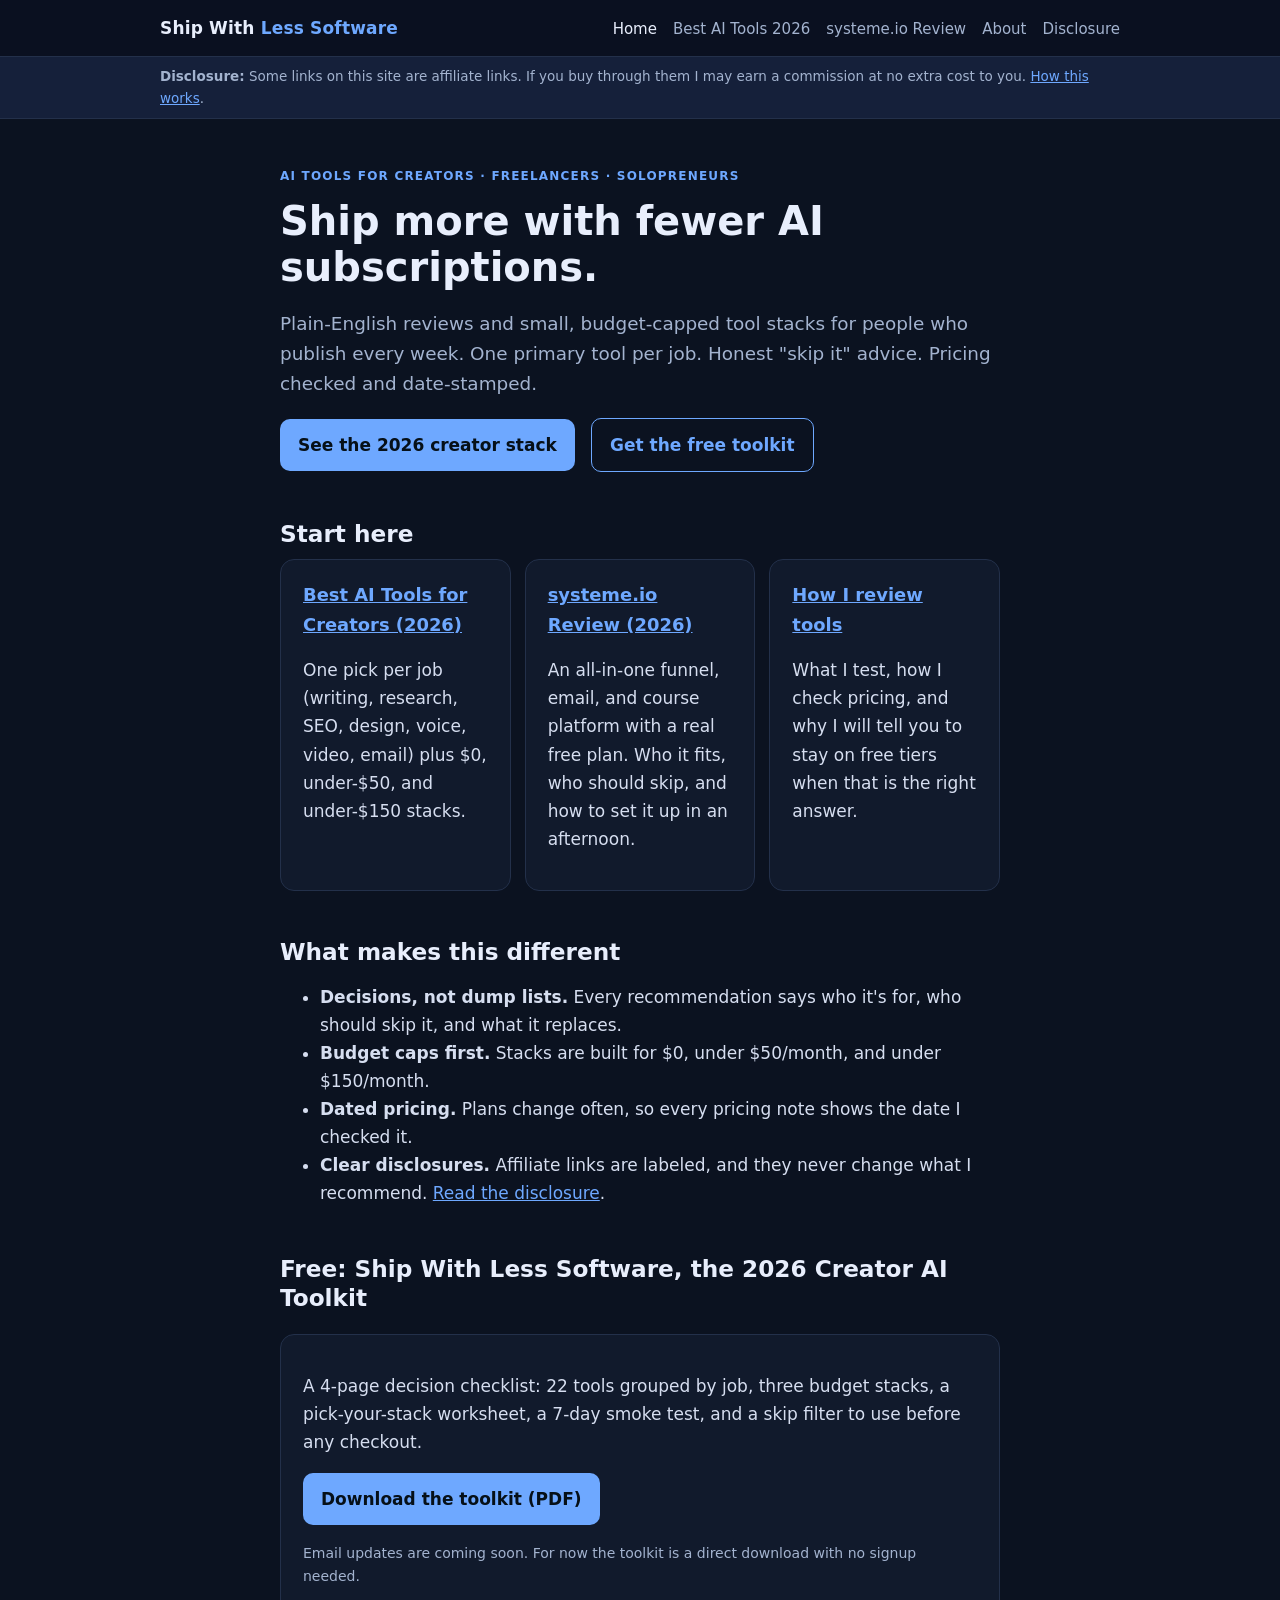
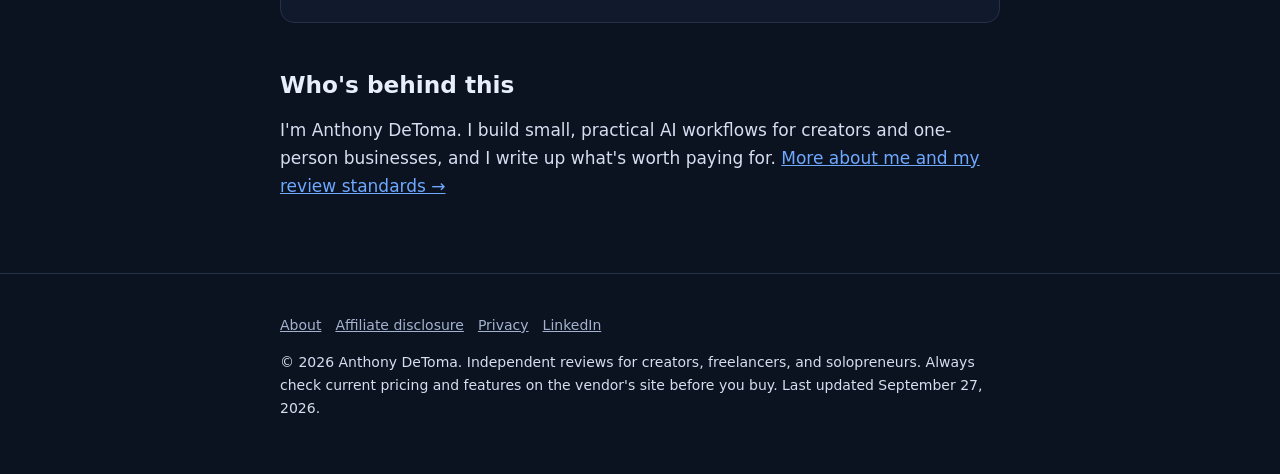
<file: index.html>
<!DOCTYPE html>
<html lang="en">
<head>
<meta charset="utf-8">
<meta name="viewport" content="width=device-width, initial-scale=1">
<title>AI Tools for Creators, Honest Reviews & Budget Stacks · Anthony DeToma</title>
<meta name="description" content="Independent AI tool reviews and budget-capped stacks for creators, freelancers, and solopreneurs. Free 2026 Creator AI Toolkit. By Anthony DeToma.">
<meta name="author" content="Anthony DeToma">
<link rel="canonical" href="https://0utshining.github.io/ship-with-less-software/">
<meta property="og:type" content="website">
<meta property="og:site_name" content="Ship With Less Software">
<meta property="og:title" content="AI Tools for Creators, Honest Reviews & Budget Stacks · Anthony DeToma">
<meta property="og:description" content="Independent AI tool reviews and budget-capped stacks for creators, freelancers, and solopreneurs. Free 2026 Creator AI Toolkit. By Anthony DeToma.">
<meta property="og:url" content="https://0utshining.github.io/ship-with-less-software/">
<meta name="twitter:card" content="summary">
<link rel="stylesheet" href="styles.css">
</head>
<body>
<header class="site"><div class="wrap">
<a class="brand" href="index.html">Ship With <span>Less Software</span></a>
<nav aria-label="Main"><a href="index.html" aria-current=page>Home</a><a href="best-ai-tools-for-creators-2026.html">Best AI Tools 2026</a><a href="systeme-io-review.html">systeme.io Review</a><a href="about.html">About</a><a href="disclosure.html">Disclosure</a></nav>
</div></header>
<div class="disclosure-bar"><div class="wrap"><strong>Disclosure:</strong> Some links on this site are affiliate links. If you buy through them I may earn a commission at no extra cost to you. <a href="disclosure.html">How this works</a>.</div></div>
<main><div class="wrap">

<p class="eyebrow">AI tools for creators · freelancers · solopreneurs</p>
<h1>Ship more with fewer AI subscriptions.</h1>
<p class="lede">Plain-English reviews and small, budget-capped tool stacks for people who publish every week. One primary tool per job. Honest "skip it" advice. Pricing checked and date-stamped.</p>
<p><a class="btn" href="best-ai-tools-for-creators-2026.html">See the 2026 creator stack</a> &nbsp; <a class="btn ghost" href="#toolkit">Get the free toolkit</a></p>

<h2>Start here</h2>
<div class="grid">
  <div class="card"><h3><a href="best-ai-tools-for-creators-2026.html">Best AI Tools for Creators (2026)</a></h3><p>One pick per job (writing, research, SEO, design, voice, video, email) plus $0, under-$50, and under-$150 stacks.</p></div>
  <div class="card"><h3><a href="systeme-io-review.html">systeme.io Review (2026)</a></h3><p>An all-in-one funnel, email, and course platform with a real free plan. Who it fits, who should skip, and how to set it up in an afternoon.</p></div>
  <div class="card"><h3><a href="about.html">How I review tools</a></h3><p>What I test, how I check pricing, and why I will tell you to stay on free tiers when that is the right answer.</p></div>
</div>

<h2>What makes this different</h2>
<ul>
  <li><strong>Decisions, not dump lists.</strong> Every recommendation says who it's for, who should skip it, and what it replaces.</li>
  <li><strong>Budget caps first.</strong> Stacks are built for $0, under $50/month, and under $150/month.</li>
  <li><strong>Dated pricing.</strong> Plans change often, so every pricing note shows the date I checked it.</li>
  <li><strong>Clear disclosures.</strong> Affiliate links are labeled, and they never change what I recommend. <a href="disclosure.html">Read the disclosure</a>.</li>
</ul>

<h2 id="toolkit">Free: Ship With Less Software, the 2026 Creator AI Toolkit</h2>
<div class="card">
<p>A 4-page decision checklist: 22 tools grouped by job, three budget stacks, a pick-your-stack worksheet, a 7-day smoke test, and a skip filter to use before any checkout.</p>
<!--
  TODO(email capture): no fake form on purpose. The old Coming Soon form only showed an alert and collected nothing.
  Fastest real option (free, and you already have the account): systeme.io
    1. systeme.io -> Funnels -> Create -> "Build audience" (opt-in funnel). Add a tag "toolkit-2026".
    2. Automations -> Rule: when "Funnel step form subscribed" -> send email with the PDF link
       (upload downloads/ship-with-less-software-2026.pdf to systeme.io file manager or use this site's /downloads URL).
    3. Either link the button below to the systeme.io opt-in page URL, or paste systeme.io's inline form embed here.
  Alternative: beehiiv (once approved) -> Grow -> Subscribe forms -> copy embed -> paste here.
  Then delete the "direct download" fallback link if you want the email gate. Test with a real inbox before announcing.
-->
<p><a class="btn" href="downloads/ship-with-less-software-2026.pdf">Download the toolkit (PDF)</a></p>
<p class="meta">Email updates are coming soon. For now the toolkit is a direct download with no signup needed.</p>
</div>

<h2>Who's behind this</h2>
<p>I'm Anthony DeToma. I build small, practical AI workflows for creators and one-person businesses, and I write up what's worth paying for. <a href="about.html">More about me and my review standards →</a></p>

</div></main>
<footer class="site"><div class="wrap">
<p><a href="about.html">About</a><a href="disclosure.html">Affiliate disclosure</a><a href="privacy.html">Privacy</a><a href="https://www.linkedin.com/in/anthony-detoma-603738338/" rel="noopener" target="_blank">LinkedIn</a></p>
<p>© 2026 Anthony DeToma. Independent reviews for creators, freelancers, and solopreneurs. Always check current pricing and features on the vendor's site before you buy. Last updated September 27, 2026.</p>
</div></footer>
</body>
</html>
</file>
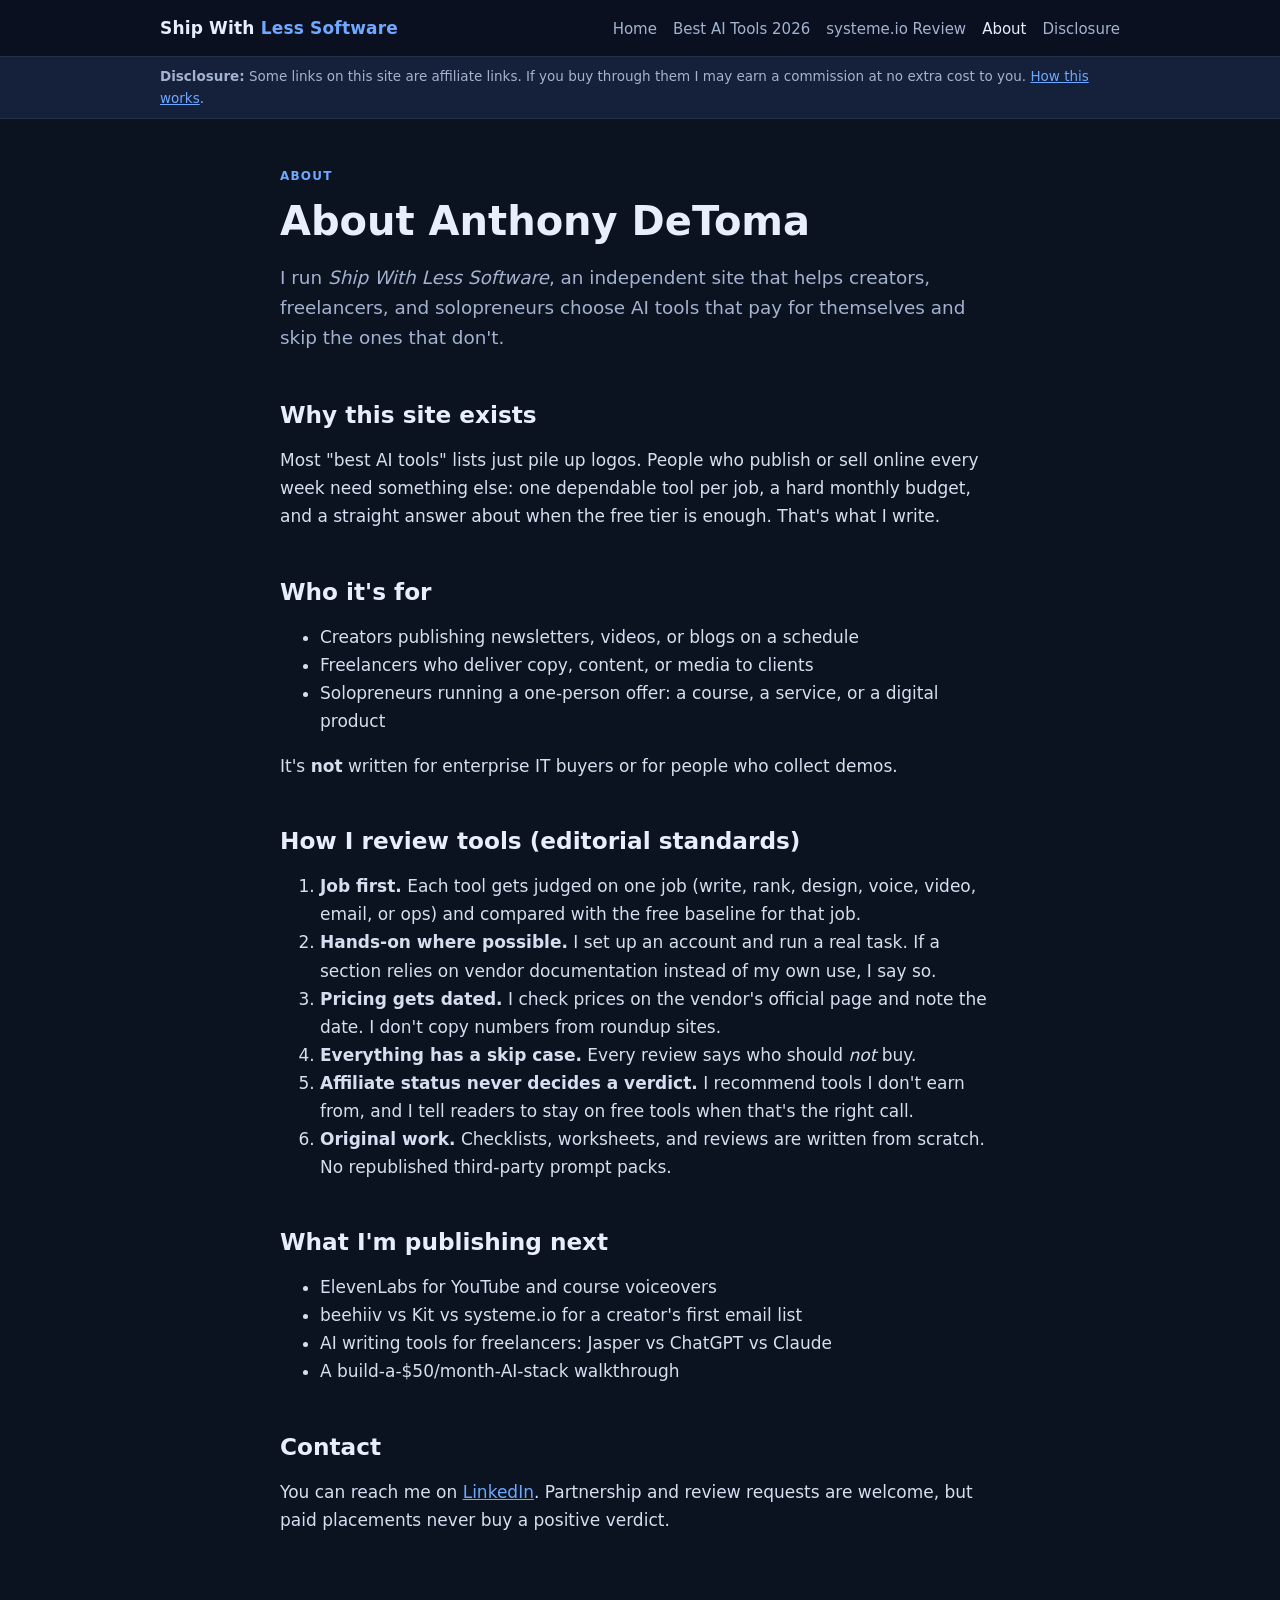
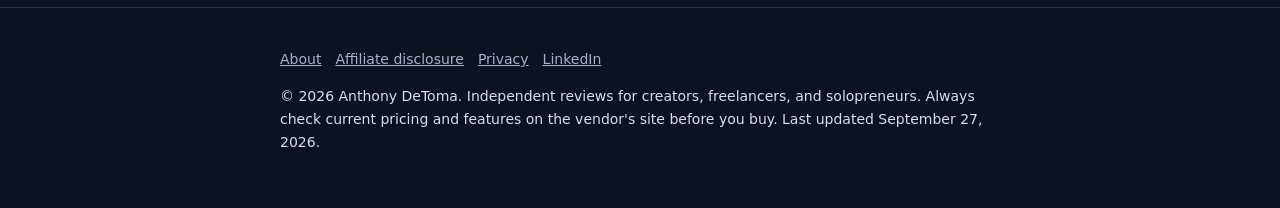
<file: about.html>
<!DOCTYPE html>
<html lang="en">
<head>
<meta charset="utf-8">
<meta name="viewport" content="width=device-width, initial-scale=1">
<title>About Anthony DeToma · Ship With Less Software</title>
<meta name="description" content="Who runs Ship With Less Software, who it's for, and the editorial standards behind every AI tool review.">
<meta name="author" content="Anthony DeToma">
<link rel="canonical" href="https://0utshining.github.io/ship-with-less-software/about.html">
<meta property="og:type" content="article">
<meta property="og:site_name" content="Ship With Less Software">
<meta property="og:title" content="About Anthony DeToma · Ship With Less Software">
<meta property="og:description" content="Who runs Ship With Less Software, who it's for, and the editorial standards behind every AI tool review.">
<meta property="og:url" content="https://0utshining.github.io/ship-with-less-software/about.html">
<meta name="twitter:card" content="summary">
<link rel="stylesheet" href="styles.css">
</head>
<body>
<header class="site"><div class="wrap">
<a class="brand" href="index.html">Ship With <span>Less Software</span></a>
<nav aria-label="Main"><a href="index.html">Home</a><a href="best-ai-tools-for-creators-2026.html">Best AI Tools 2026</a><a href="systeme-io-review.html">systeme.io Review</a><a href="about.html" aria-current=page>About</a><a href="disclosure.html">Disclosure</a></nav>
</div></header>
<div class="disclosure-bar"><div class="wrap"><strong>Disclosure:</strong> Some links on this site are affiliate links. If you buy through them I may earn a commission at no extra cost to you. <a href="disclosure.html">How this works</a>.</div></div>
<main><div class="wrap">

<p class="eyebrow">About</p>
<h1>About Anthony DeToma</h1>
<!-- TODO(Anthony): add a real headshot (img/anthony.jpg, ~400px, compressed) and 2-3 sentences of your own background in your own words. Do not invent credentials. -->
<p class="lede">I run <em>Ship With Less Software</em>, an independent site that helps creators, freelancers, and solopreneurs choose AI tools that pay for themselves and skip the ones that don't.</p>

<h2>Why this site exists</h2>
<p>Most "best AI tools" lists just pile up logos. People who publish or sell online every week need something else: one dependable tool per job, a hard monthly budget, and a straight answer about when the free tier is enough. That's what I write.</p>

<h2>Who it's for</h2>
<ul>
  <li>Creators publishing newsletters, videos, or blogs on a schedule</li>
  <li>Freelancers who deliver copy, content, or media to clients</li>
  <li>Solopreneurs running a one-person offer: a course, a service, or a digital product</li>
</ul>
<p>It's <strong>not</strong> written for enterprise IT buyers or for people who collect demos.</p>

<h2>How I review tools (editorial standards)</h2>
<ol>
  <li><strong>Job first.</strong> Each tool gets judged on one job (write, rank, design, voice, video, email, or ops) and compared with the free baseline for that job.</li>
  <li><strong>Hands-on where possible.</strong> I set up an account and run a real task. If a section relies on vendor documentation instead of my own use, I say so.</li>
  <li><strong>Pricing gets dated.</strong> I check prices on the vendor's official page and note the date. I don't copy numbers from roundup sites.</li>
  <li><strong>Everything has a skip case.</strong> Every review says who should <em>not</em> buy.</li>
  <li><strong>Affiliate status never decides a verdict.</strong> I recommend tools I don't earn from, and I tell readers to stay on free tools when that's the right call.</li>
  <li><strong>Original work.</strong> Checklists, worksheets, and reviews are written from scratch. No republished third-party prompt packs.</li>
</ol>

<h2>What I'm publishing next</h2>
<ul>
  <li>ElevenLabs for YouTube and course voiceovers</li>
  <li>beehiiv vs Kit vs systeme.io for a creator's first email list</li>
  <li>AI writing tools for freelancers: Jasper vs ChatGPT vs Claude</li>
  <li>A build-a-$50/month-AI-stack walkthrough</li>
</ul>

<h2>Contact</h2>
<!-- TODO(Anthony): add a public contact email (a dedicated address is better than your personal Gmail). Affiliate managers look for this. -->
<p>You can reach me on <a href="https://www.linkedin.com/in/anthony-detoma-603738338/" rel="noopener" target="_blank">LinkedIn</a>. Partnership and review requests are welcome, but paid placements never buy a positive verdict.</p>

</div></main>
<footer class="site"><div class="wrap">
<p><a href="about.html">About</a><a href="disclosure.html">Affiliate disclosure</a><a href="privacy.html">Privacy</a><a href="https://www.linkedin.com/in/anthony-detoma-603738338/" rel="noopener" target="_blank">LinkedIn</a></p>
<p>© 2026 Anthony DeToma. Independent reviews for creators, freelancers, and solopreneurs. Always check current pricing and features on the vendor's site before you buy. Last updated September 27, 2026.</p>
</div></footer>
</body>
</html>
</file>
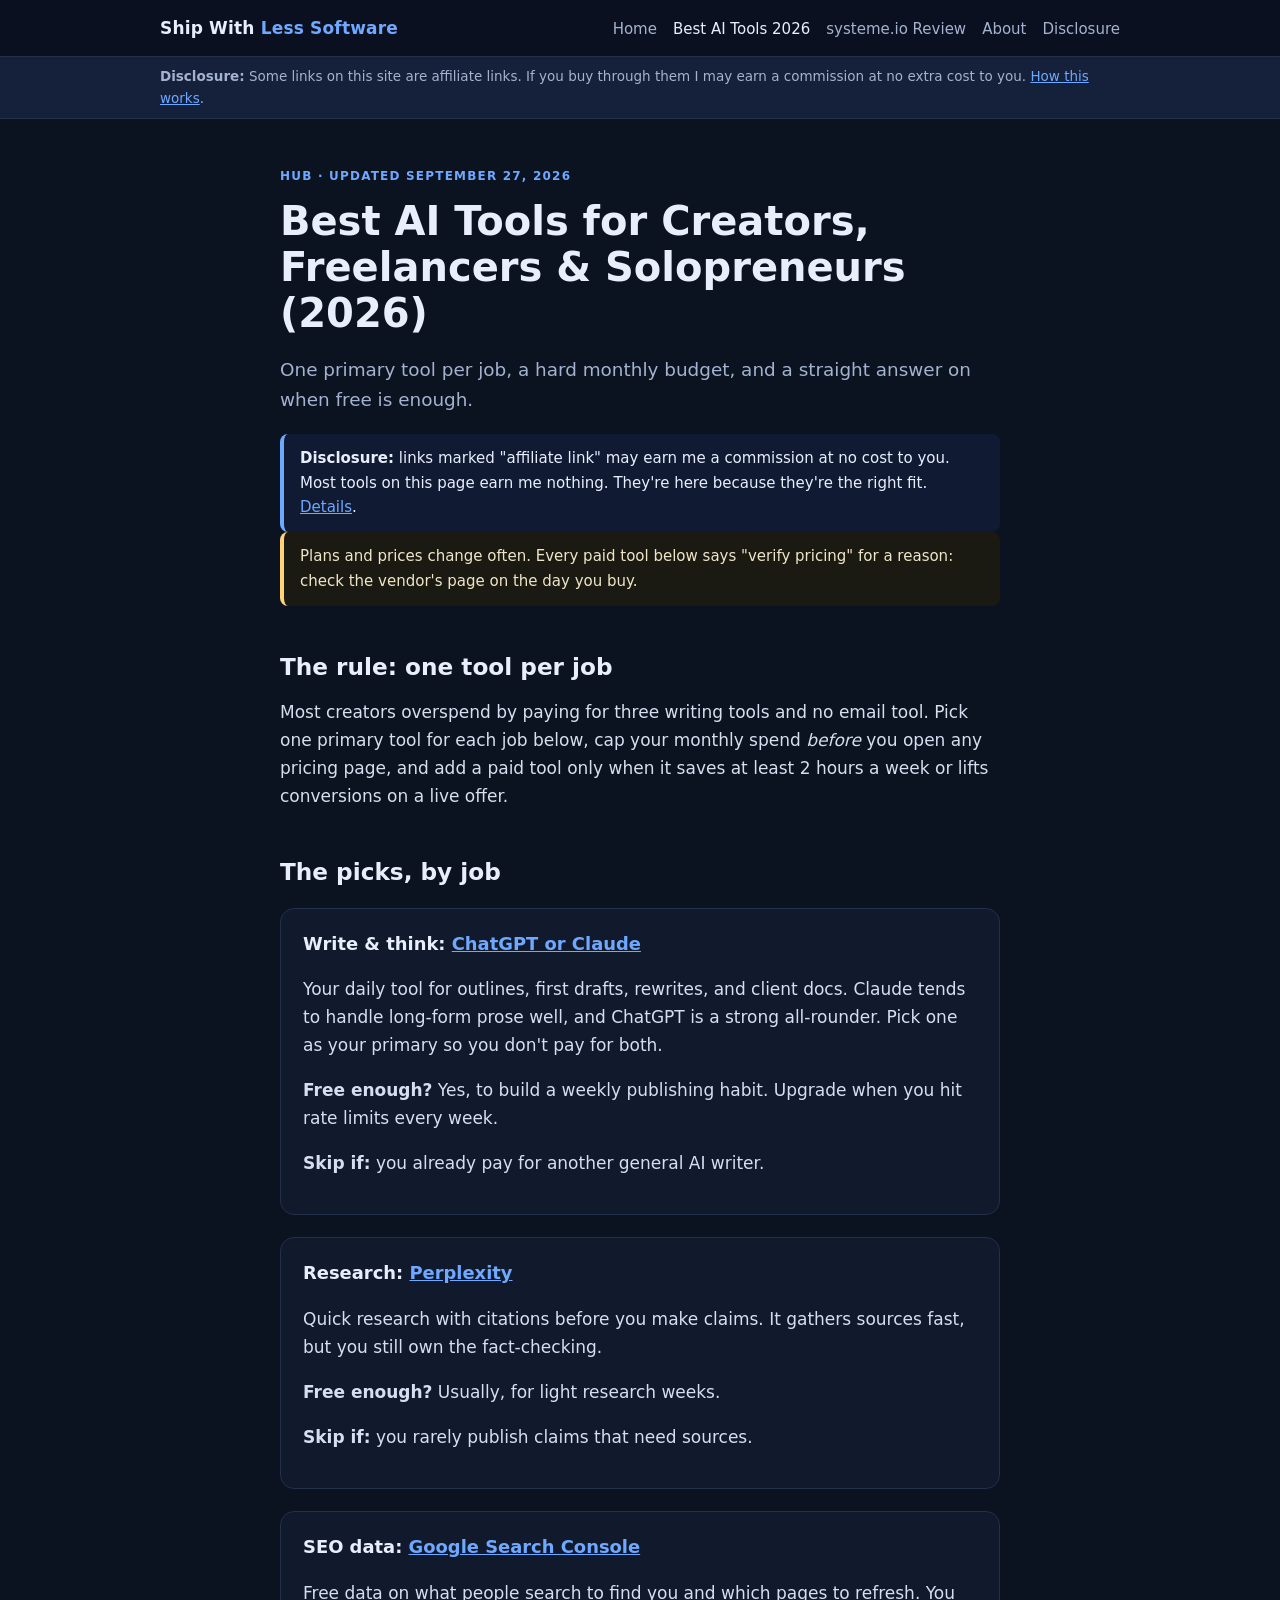
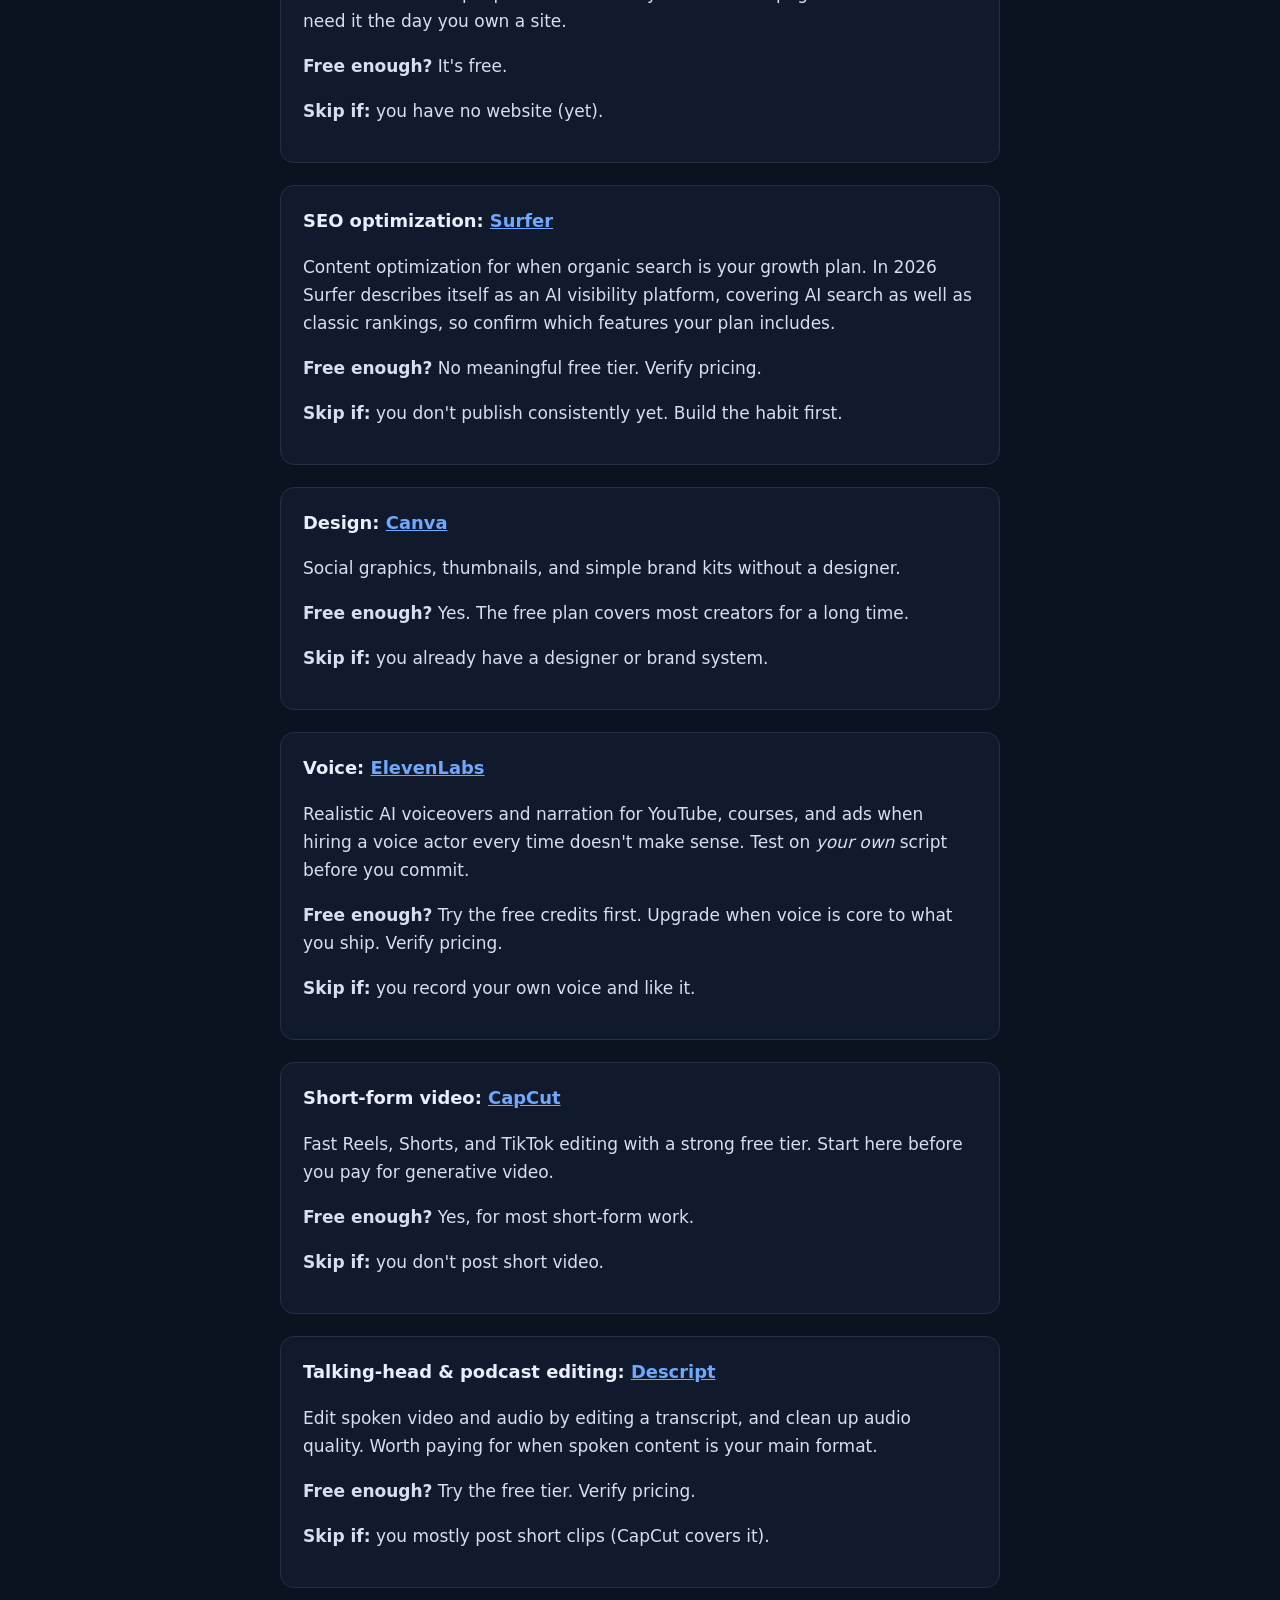
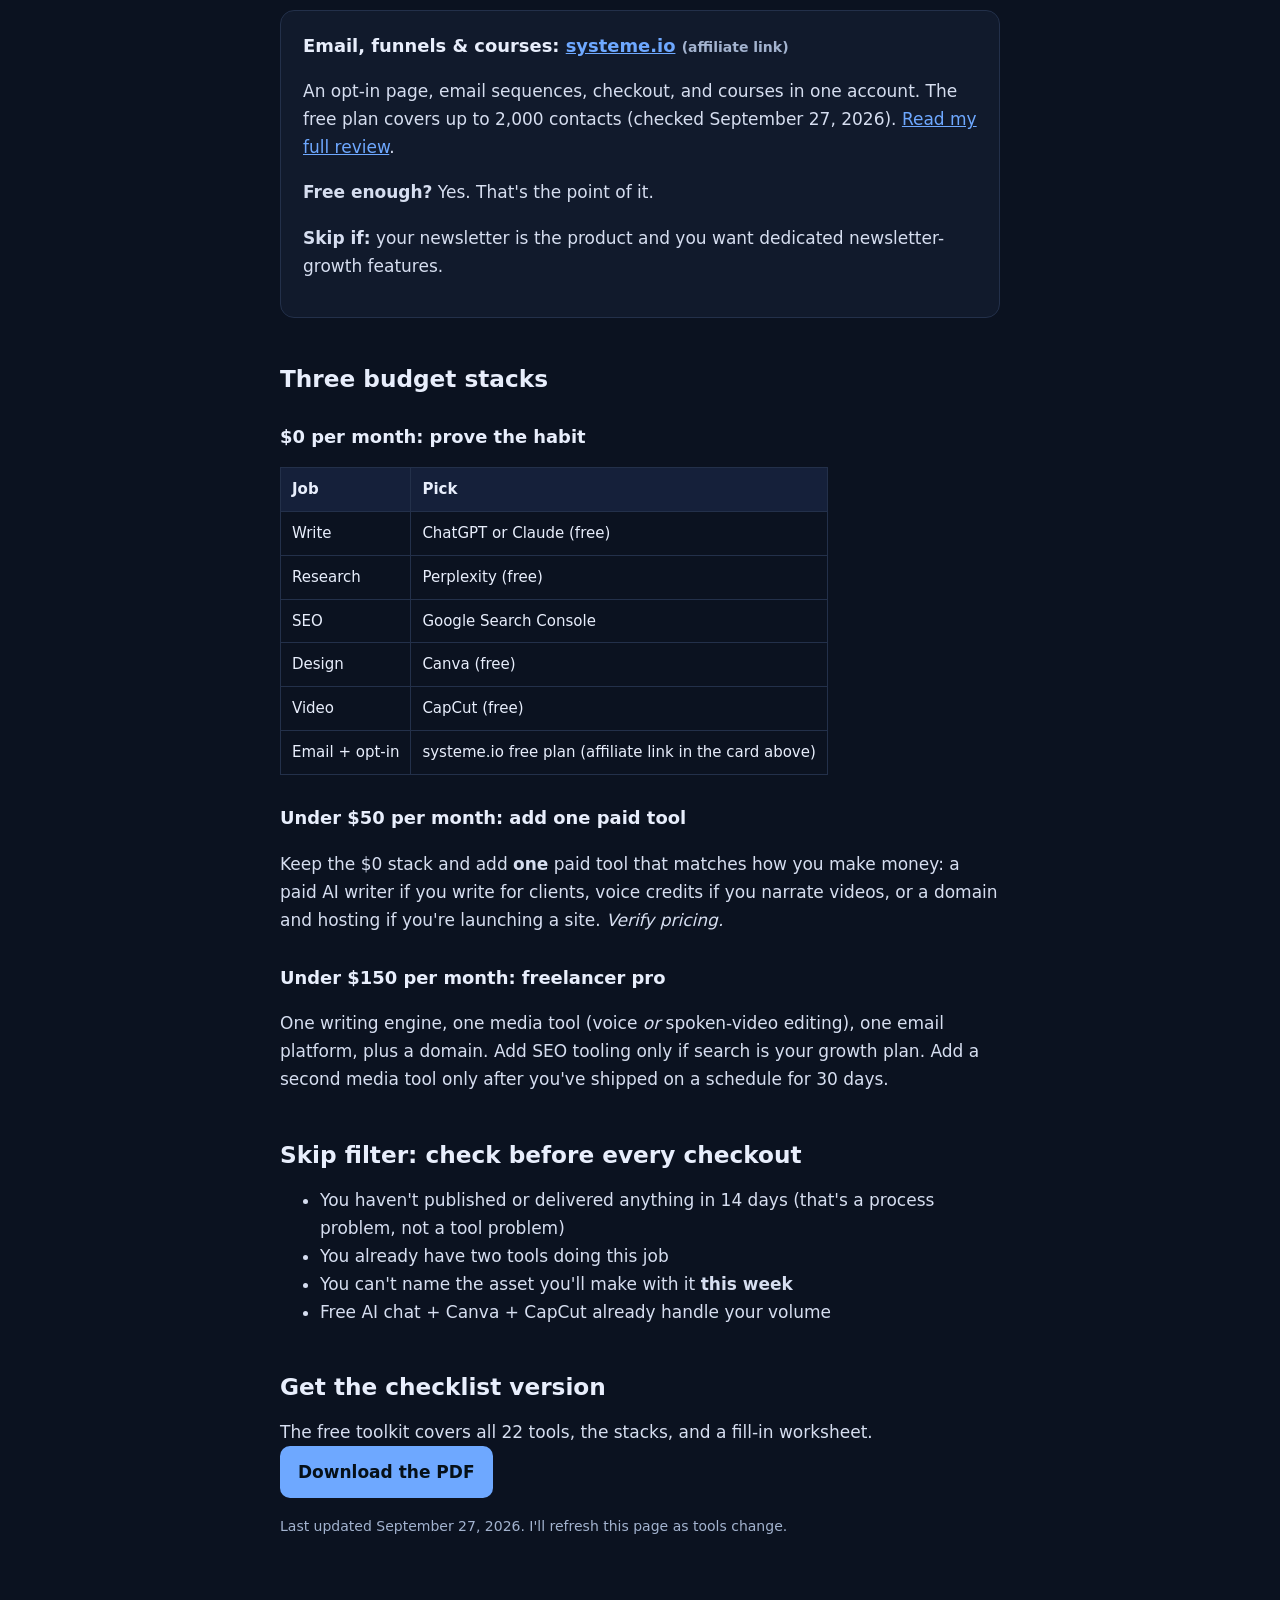
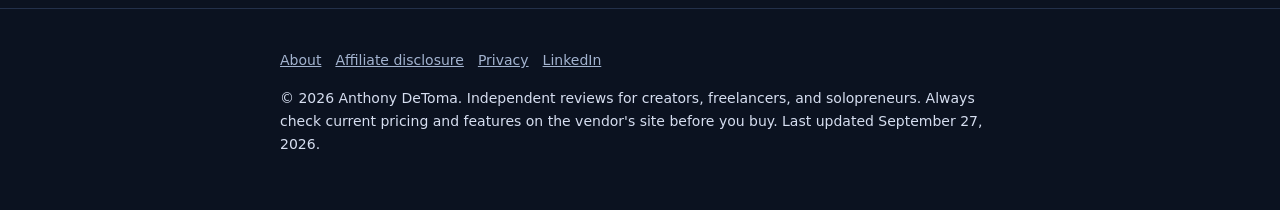
<file: best-ai-tools-for-creators-2026.html>
<!DOCTYPE html>
<html lang="en">
<head>
<meta charset="utf-8">
<meta name="viewport" content="width=device-width, initial-scale=1">
<title>Best AI Tools for Creators & Freelancers (2026): One Pick per Job</title>
<meta name="description" content="The best AI tools for creators, freelancers, and solopreneurs in 2026: one pick per job, $0/$50/$150 stacks, and a skip filter.">
<meta name="author" content="Anthony DeToma">
<link rel="canonical" href="https://0utshining.github.io/ship-with-less-software/best-ai-tools-for-creators-2026.html">
<meta property="og:type" content="article">
<meta property="og:site_name" content="Ship With Less Software">
<meta property="og:title" content="Best AI Tools for Creators & Freelancers (2026): One Pick per Job">
<meta property="og:description" content="The best AI tools for creators, freelancers, and solopreneurs in 2026: one pick per job, $0/$50/$150 stacks, and a skip filter.">
<meta property="og:url" content="https://0utshining.github.io/ship-with-less-software/best-ai-tools-for-creators-2026.html">
<meta name="twitter:card" content="summary">
<link rel="stylesheet" href="styles.css">
</head>
<body>
<header class="site"><div class="wrap">
<a class="brand" href="index.html">Ship With <span>Less Software</span></a>
<nav aria-label="Main"><a href="index.html">Home</a><a href="best-ai-tools-for-creators-2026.html" aria-current=page>Best AI Tools 2026</a><a href="systeme-io-review.html">systeme.io Review</a><a href="about.html">About</a><a href="disclosure.html">Disclosure</a></nav>
</div></header>
<div class="disclosure-bar"><div class="wrap"><strong>Disclosure:</strong> Some links on this site are affiliate links. If you buy through them I may earn a commission at no extra cost to you. <a href="disclosure.html">How this works</a>.</div></div>
<main><div class="wrap">

<p class="eyebrow">Hub · Updated September 27, 2026</p>
<h1>Best AI Tools for Creators, Freelancers &amp; Solopreneurs (2026)</h1>
<p class="lede">One primary tool per job, a hard monthly budget, and a straight answer on when free is enough.</p>
<div class="ftc"><strong>Disclosure:</strong> links marked "affiliate link" may earn me a commission at no cost to you. Most tools on this page earn me nothing. They're here because they're the right fit. <a href="disclosure.html">Details</a>.</div>
<div class="note">Plans and prices change often. Every paid tool below says "verify pricing" for a reason: check the vendor's page on the day you buy.</div>

<h2>The rule: one tool per job</h2>
<p>Most creators overspend by paying for three writing tools and no email tool. Pick one primary tool for each job below, cap your monthly spend <em>before</em> you open any pricing page, and add a paid tool only when it saves at least 2 hours a week or lifts conversions on a live offer.</p>

<h2>The picks, by job</h2>
<div class="card"><h3>Write &amp; think: <a href="https://claude.ai/" rel="noopener" target="_blank">ChatGPT or Claude</a></h3>
<p>Your daily tool for outlines, first drafts, rewrites, and client docs. Claude tends to handle long-form prose well, and ChatGPT is a strong all-rounder. Pick one as your primary so you don't pay for both.</p><p><strong>Free enough?</strong> Yes, to build a weekly publishing habit. Upgrade when you hit rate limits every week.</p><p><strong>Skip if:</strong> you already pay for another general AI writer.</p></div>
<div class="card"><h3>Research: <a href="https://www.perplexity.ai/" rel="noopener" target="_blank">Perplexity</a></h3>
<p>Quick research with citations before you make claims. It gathers sources fast, but you still own the fact-checking.</p><p><strong>Free enough?</strong> Usually, for light research weeks.</p><p><strong>Skip if:</strong> you rarely publish claims that need sources.</p></div>
<div class="card"><h3>SEO data: <a href="https://search.google.com/search-console/about" rel="noopener" target="_blank">Google Search Console</a></h3>
<p>Free data on what people search to find you and which pages to refresh. You need it the day you own a site.</p><p><strong>Free enough?</strong> It's free.</p><p><strong>Skip if:</strong> you have no website (yet).</p></div>
<div class="card"><h3>SEO optimization: <a href="https://surferseo.com/" rel="noopener" target="_blank">Surfer</a></h3>
<p>Content optimization for when organic search is your growth plan. In 2026 Surfer describes itself as an AI visibility platform, covering AI search as well as classic rankings, so confirm which features your plan includes.</p><p><strong>Free enough?</strong> No meaningful free tier. Verify pricing.</p><p><strong>Skip if:</strong> you don't publish consistently yet. Build the habit first.</p></div>
<div class="card"><h3>Design: <a href="https://www.canva.com/" rel="noopener" target="_blank">Canva</a></h3>
<p>Social graphics, thumbnails, and simple brand kits without a designer.</p><p><strong>Free enough?</strong> Yes. The free plan covers most creators for a long time.</p><p><strong>Skip if:</strong> you already have a designer or brand system.</p></div>
<div class="card"><!-- TODO(ElevenLabs): set CONFIG['elevenlabs_aff'] to your real PartnerStack referral link and rebuild. Link is plain homepage (no commission) until then. --><h3>Voice: <a href="https://elevenlabs.io/" rel="noopener" target="_blank">ElevenLabs</a></h3>
<p>Realistic AI voiceovers and narration for YouTube, courses, and ads when hiring a voice actor every time doesn't make sense. Test on <em>your own</em> script before you commit.</p><p><strong>Free enough?</strong> Try the free credits first. Upgrade when voice is core to what you ship. Verify pricing.</p><p><strong>Skip if:</strong> you record your own voice and like it.</p></div>
<div class="card"><h3>Short-form video: <a href="https://www.capcut.com/" rel="noopener" target="_blank">CapCut</a></h3>
<p>Fast Reels, Shorts, and TikTok editing with a strong free tier. Start here before you pay for generative video.</p><p><strong>Free enough?</strong> Yes, for most short-form work.</p><p><strong>Skip if:</strong> you don't post short video.</p></div>
<div class="card"><h3>Talking-head &amp; podcast editing: <a href="https://www.descript.com/" rel="noopener" target="_blank">Descript</a></h3>
<p>Edit spoken video and audio by editing a transcript, and clean up audio quality. Worth paying for when spoken content is your main format.</p><p><strong>Free enough?</strong> Try the free tier. Verify pricing.</p><p><strong>Skip if:</strong> you mostly post short clips (CapCut covers it).</p></div>
<div class="card"><h3>Email, funnels &amp; courses: <a href="https://systeme.io/?sa=sa0281756685a55e7bb7e1e2d2239a488a47685a53" rel="sponsored nofollow noopener" target="_blank">systeme.io</a> <span class="meta">(affiliate link)</span></h3>
<p>An opt-in page, email sequences, checkout, and courses in one account. The free plan covers up to 2,000 contacts (checked September 27, 2026). <a href="systeme-io-review.html">Read my full review</a>.</p><p><strong>Free enough?</strong> Yes. That's the point of it.</p><p><strong>Skip if:</strong> your newsletter is the product and you want dedicated newsletter-growth features.</p></div>

<h2>Three budget stacks</h2>
<h3>$0 per month: prove the habit</h3>
<table>
<tr><th>Job</th><th>Pick</th></tr>
<tr><td>Write</td><td>ChatGPT or Claude (free)</td></tr>
<tr><td>Research</td><td>Perplexity (free)</td></tr>
<tr><td>SEO</td><td>Google Search Console</td></tr>
<tr><td>Design</td><td>Canva (free)</td></tr>
<tr><td>Video</td><td>CapCut (free)</td></tr>
<tr><td>Email + opt-in</td><td>systeme.io free plan (affiliate link in the card above)</td></tr>
</table>
<h3>Under $50 per month: add one paid tool</h3>
<p>Keep the $0 stack and add <strong>one</strong> paid tool that matches how you make money: a paid AI writer if you write for clients, voice credits if you narrate videos, or a domain and hosting if you're launching a site. <em>Verify pricing.</em></p>
<h3>Under $150 per month: freelancer pro</h3>
<p>One writing engine, one media tool (voice <em>or</em> spoken-video editing), one email platform, plus a domain. Add SEO tooling only if search is your growth plan. Add a second media tool only after you've shipped on a schedule for 30 days.</p>

<h2>Skip filter: check before every checkout</h2>
<ul>
  <li>You haven't published or delivered anything in 14 days (that's a process problem, not a tool problem)</li>
  <li>You already have two tools doing this job</li>
  <li>You can't name the asset you'll make with it <strong>this week</strong></li>
  <li>Free AI chat + Canva + CapCut already handle your volume</li>
</ul>

<h2>Get the checklist version</h2>
<p>The free toolkit covers all 22 tools, the stacks, and a fill-in worksheet. <a class="btn" href="downloads/ship-with-less-software-2026.pdf">Download the PDF</a></p>
<p class="meta">Last updated September 27, 2026. I'll refresh this page as tools change.</p>

</div></main>
<footer class="site"><div class="wrap">
<p><a href="about.html">About</a><a href="disclosure.html">Affiliate disclosure</a><a href="privacy.html">Privacy</a><a href="https://www.linkedin.com/in/anthony-detoma-603738338/" rel="noopener" target="_blank">LinkedIn</a></p>
<p>© 2026 Anthony DeToma. Independent reviews for creators, freelancers, and solopreneurs. Always check current pricing and features on the vendor's site before you buy. Last updated September 27, 2026.</p>
</div></footer>
</body>
</html>
</file>
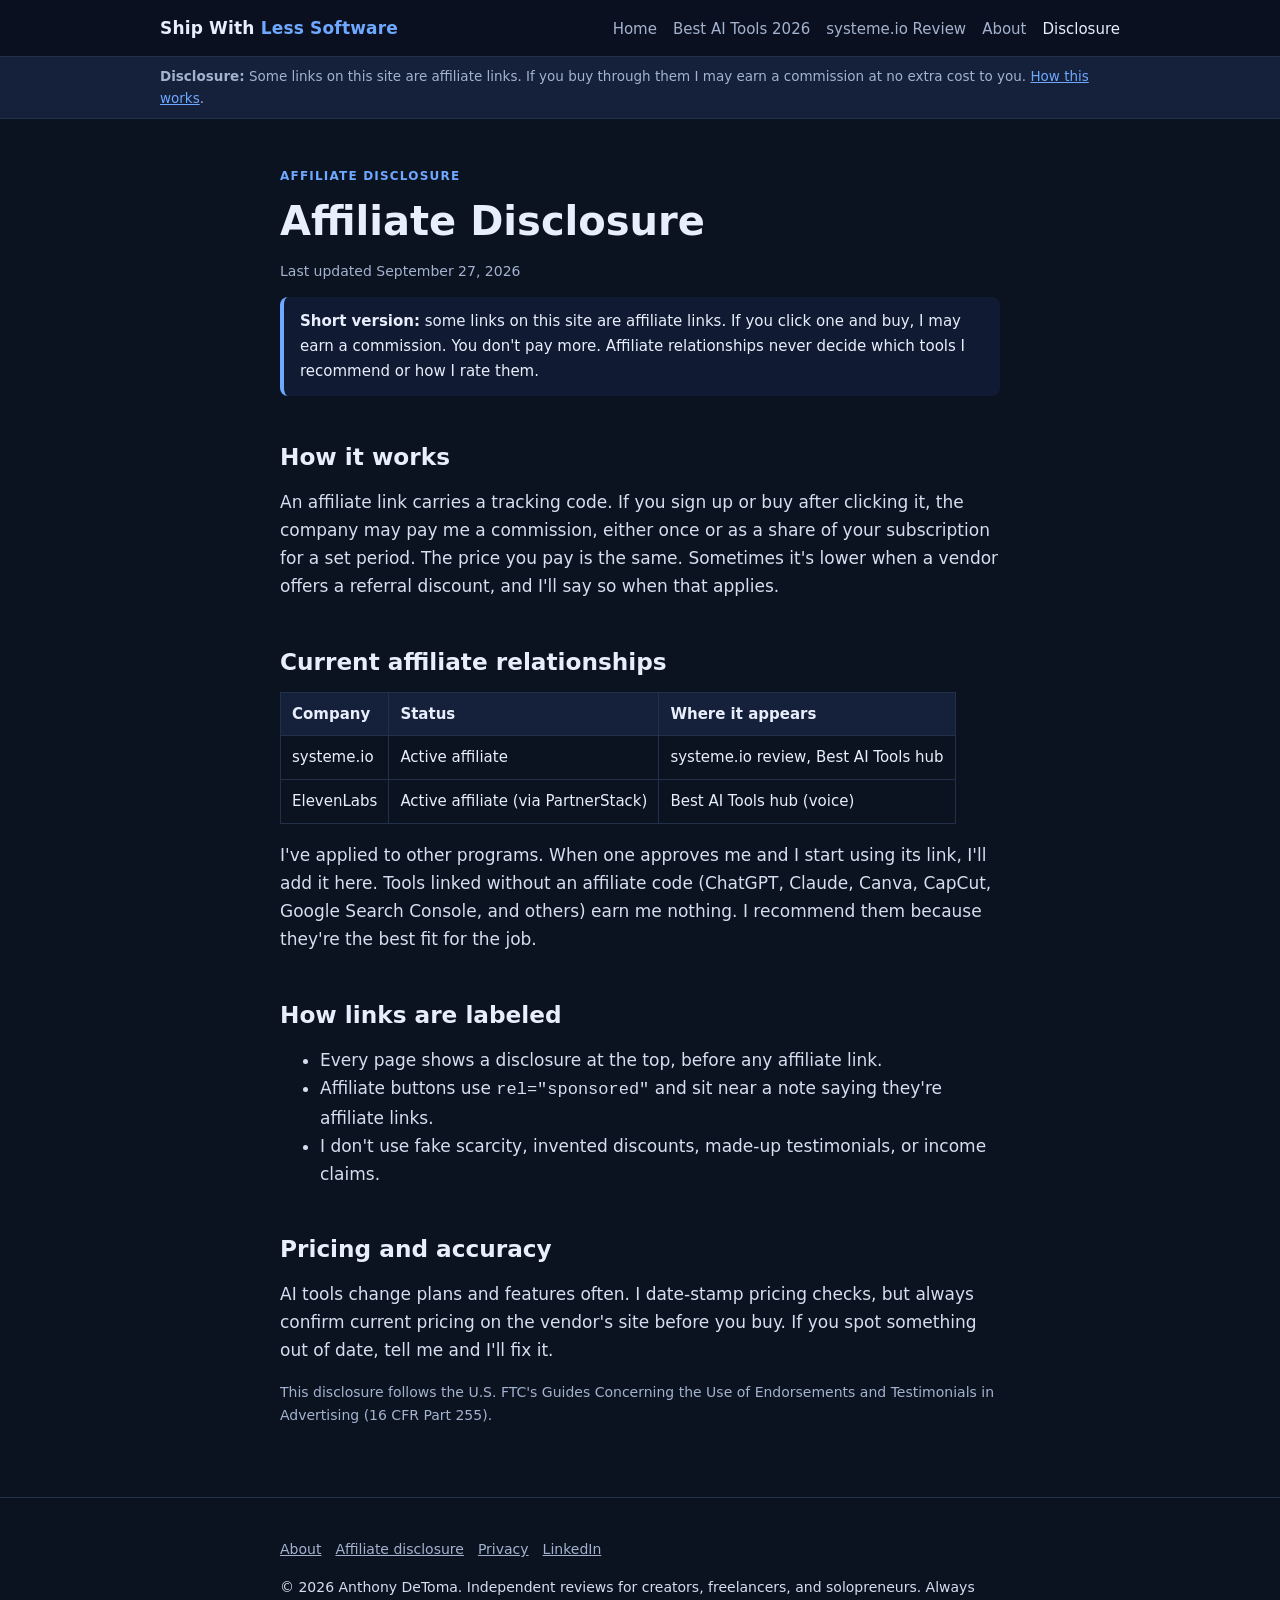
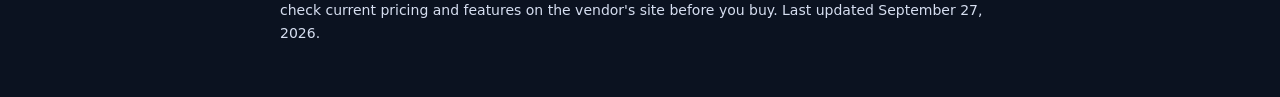
<file: disclosure.html>
<!DOCTYPE html>
<html lang="en">
<head>
<meta charset="utf-8">
<meta name="viewport" content="width=device-width, initial-scale=1">
<title>Affiliate Disclosure · Ship With Less Software</title>
<meta name="description" content="How affiliate links work on this site, which companies I partner with, and how links are labeled.">
<meta name="author" content="Anthony DeToma">
<link rel="canonical" href="https://0utshining.github.io/ship-with-less-software/disclosure.html">
<meta property="og:type" content="article">
<meta property="og:site_name" content="Ship With Less Software">
<meta property="og:title" content="Affiliate Disclosure · Ship With Less Software">
<meta property="og:description" content="How affiliate links work on this site, which companies I partner with, and how links are labeled.">
<meta property="og:url" content="https://0utshining.github.io/ship-with-less-software/disclosure.html">
<meta name="twitter:card" content="summary">
<link rel="stylesheet" href="styles.css">
</head>
<body>
<header class="site"><div class="wrap">
<a class="brand" href="index.html">Ship With <span>Less Software</span></a>
<nav aria-label="Main"><a href="index.html">Home</a><a href="best-ai-tools-for-creators-2026.html">Best AI Tools 2026</a><a href="systeme-io-review.html">systeme.io Review</a><a href="about.html">About</a><a href="disclosure.html" aria-current=page>Disclosure</a></nav>
</div></header>
<div class="disclosure-bar"><div class="wrap"><strong>Disclosure:</strong> Some links on this site are affiliate links. If you buy through them I may earn a commission at no extra cost to you. <a href="disclosure.html">How this works</a>.</div></div>
<main><div class="wrap">

<p class="eyebrow">Affiliate disclosure</p>
<h1>Affiliate Disclosure</h1>
<p class="meta">Last updated September 27, 2026</p>
<div class="ftc"><strong>Short version:</strong> some links on this site are affiliate links. If you click one and buy, I may earn a commission. You don't pay more. Affiliate relationships never decide which tools I recommend or how I rate them.</div>

<h2>How it works</h2>
<p>An affiliate link carries a tracking code. If you sign up or buy after clicking it, the company may pay me a commission, either once or as a share of your subscription for a set period. The price you pay is the same. Sometimes it's lower when a vendor offers a referral discount, and I'll say so when that applies.</p>

<h2>Current affiliate relationships</h2>
<table>
<tr><th>Company</th><th>Status</th><th>Where it appears</th></tr>
<tr><td>systeme.io</td><td>Active affiliate</td><td>systeme.io review, Best AI Tools hub</td></tr>
<tr><td>ElevenLabs</td><td>Active affiliate (via PartnerStack)</td><td>Best AI Tools hub (voice)</td></tr>
</table>
<p>I've applied to other programs. When one approves me and I start using its link, I'll add it here. Tools linked without an affiliate code (ChatGPT, Claude, Canva, CapCut, Google Search Console, and others) earn me nothing. I recommend them because they're the best fit for the job.</p>

<h2>How links are labeled</h2>
<ul>
  <li>Every page shows a disclosure at the top, before any affiliate link.</li>
  <li>Affiliate buttons use <code>rel="sponsored"</code> and sit near a note saying they're affiliate links.</li>
  <li>I don't use fake scarcity, invented discounts, made-up testimonials, or income claims.</li>
</ul>

<h2>Pricing and accuracy</h2>
<p>AI tools change plans and features often. I date-stamp pricing checks, but always confirm current pricing on the vendor's site before you buy. If you spot something out of date, tell me and I'll fix it.</p>

<p class="meta">This disclosure follows the U.S. FTC's Guides Concerning the Use of Endorsements and Testimonials in Advertising (16 CFR Part 255).</p>

</div></main>
<footer class="site"><div class="wrap">
<p><a href="about.html">About</a><a href="disclosure.html">Affiliate disclosure</a><a href="privacy.html">Privacy</a><a href="https://www.linkedin.com/in/anthony-detoma-603738338/" rel="noopener" target="_blank">LinkedIn</a></p>
<p>© 2026 Anthony DeToma. Independent reviews for creators, freelancers, and solopreneurs. Always check current pricing and features on the vendor's site before you buy. Last updated September 27, 2026.</p>
</div></footer>
</body>
</html>
</file>
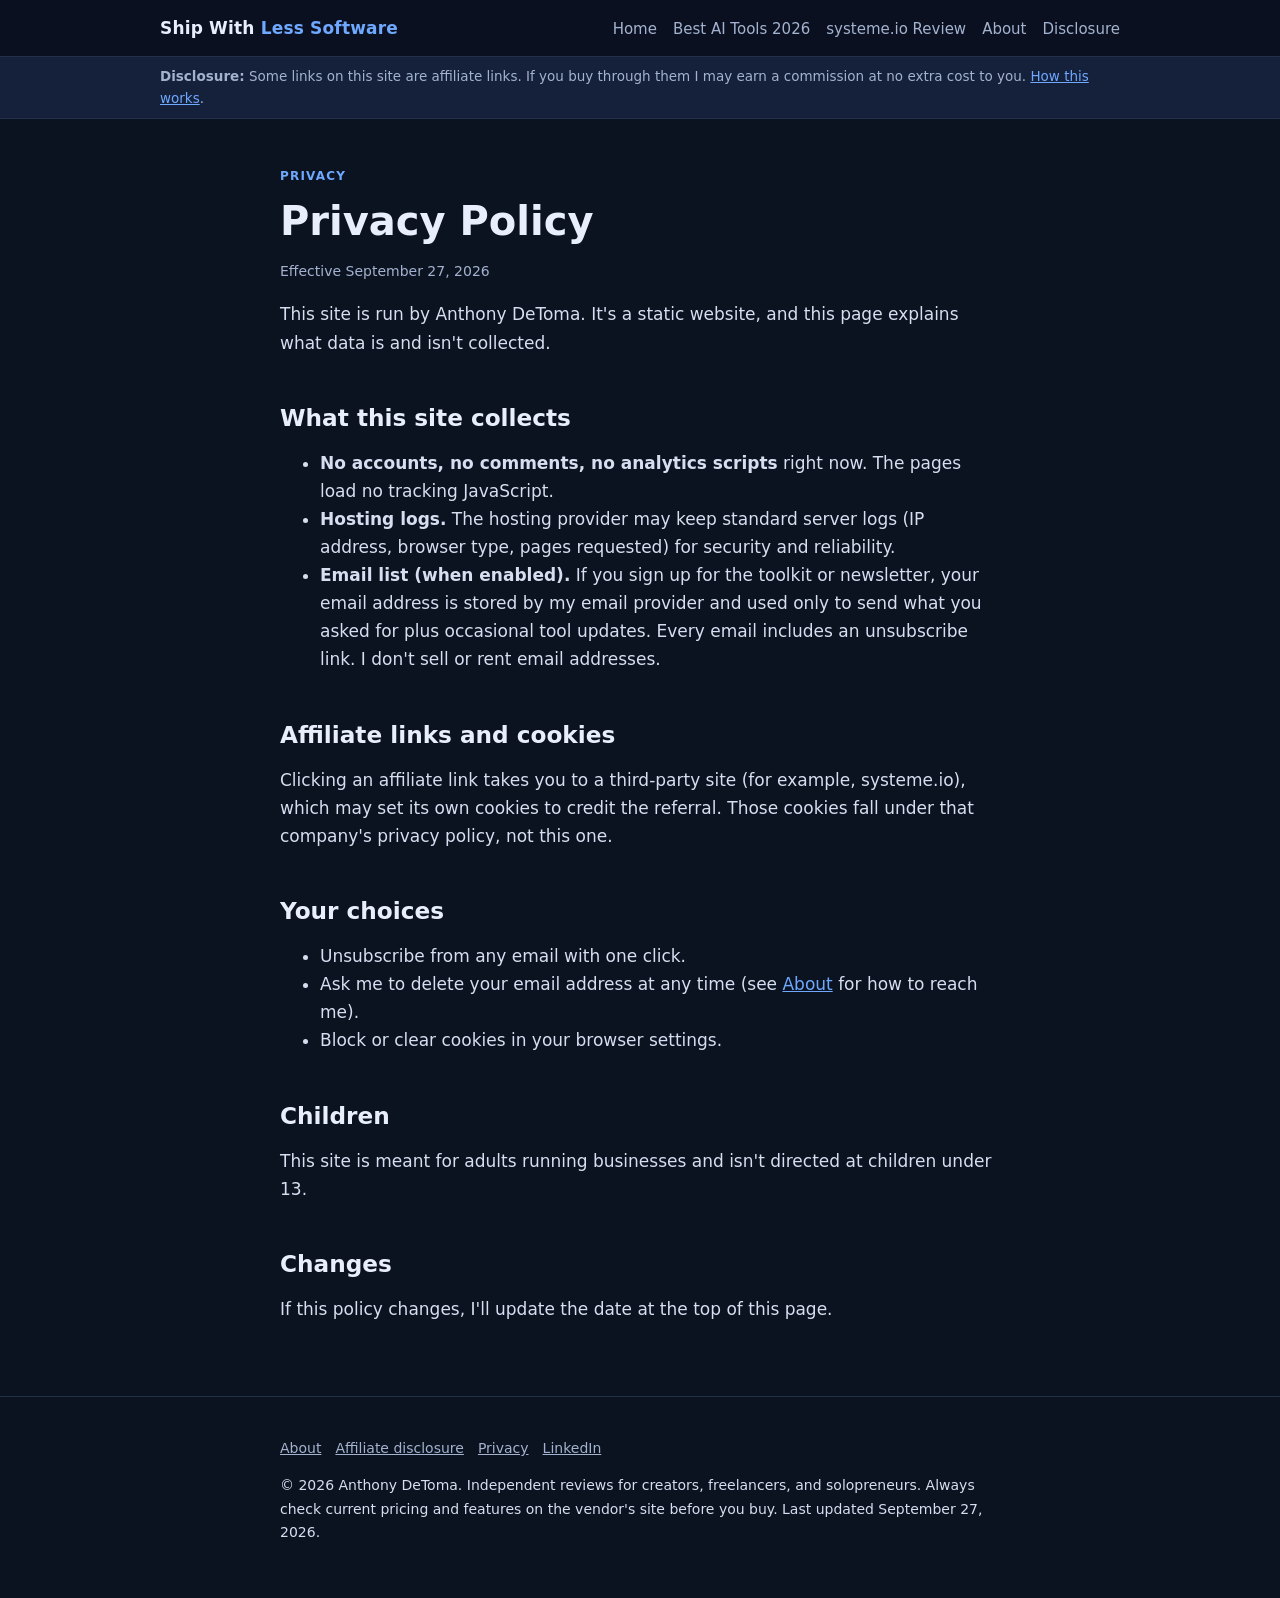
<file: privacy.html>
<!DOCTYPE html>
<html lang="en">
<head>
<meta charset="utf-8">
<meta name="viewport" content="width=device-width, initial-scale=1">
<title>Privacy Policy · Ship With Less Software</title>
<meta name="description" content="What data this site collects (very little), how email signups are handled, and your choices.">
<meta name="author" content="Anthony DeToma">
<link rel="canonical" href="https://0utshining.github.io/ship-with-less-software/privacy.html">
<meta property="og:type" content="article">
<meta property="og:site_name" content="Ship With Less Software">
<meta property="og:title" content="Privacy Policy · Ship With Less Software">
<meta property="og:description" content="What data this site collects (very little), how email signups are handled, and your choices.">
<meta property="og:url" content="https://0utshining.github.io/ship-with-less-software/privacy.html">
<meta name="twitter:card" content="summary">
<link rel="stylesheet" href="styles.css">
</head>
<body>
<header class="site"><div class="wrap">
<a class="brand" href="index.html">Ship With <span>Less Software</span></a>
<nav aria-label="Main"><a href="index.html">Home</a><a href="best-ai-tools-for-creators-2026.html">Best AI Tools 2026</a><a href="systeme-io-review.html">systeme.io Review</a><a href="about.html">About</a><a href="disclosure.html">Disclosure</a></nav>
</div></header>
<div class="disclosure-bar"><div class="wrap"><strong>Disclosure:</strong> Some links on this site are affiliate links. If you buy through them I may earn a commission at no extra cost to you. <a href="disclosure.html">How this works</a>.</div></div>
<main><div class="wrap">

<p class="eyebrow">Privacy</p>
<h1>Privacy Policy</h1>
<p class="meta">Effective September 27, 2026</p>
<p>This site is run by Anthony DeToma. It's a static website, and this page explains what data is and isn't collected.</p>

<h2>What this site collects</h2>
<ul>
  <li><strong>No accounts, no comments, no analytics scripts</strong> right now. The pages load no tracking JavaScript.</li>
  <li><strong>Hosting logs.</strong> The hosting provider may keep standard server logs (IP address, browser type, pages requested) for security and reliability.</li>
  <li><strong>Email list (when enabled).</strong> If you sign up for the toolkit or newsletter, your email address is stored by my email provider and used only to send what you asked for plus occasional tool updates. Every email includes an unsubscribe link. I don't sell or rent email addresses.</li>
</ul>
<!-- TODO(privacy): when you add analytics (e.g., Google Analytics 4 or a privacy-friendly tool) or an email provider, name them here and update the date. -->

<h2>Affiliate links and cookies</h2>
<p>Clicking an affiliate link takes you to a third-party site (for example, systeme.io), which may set its own cookies to credit the referral. Those cookies fall under that company's privacy policy, not this one.</p>

<h2>Your choices</h2>
<ul>
  <li>Unsubscribe from any email with one click.</li>
  <li>Ask me to delete your email address at any time (see <a href="about.html">About</a> for how to reach me).</li>
  <li>Block or clear cookies in your browser settings.</li>
</ul>

<h2>Children</h2>
<p>This site is meant for adults running businesses and isn't directed at children under 13.</p>

<h2>Changes</h2>
<p>If this policy changes, I'll update the date at the top of this page.</p>

</div></main>
<footer class="site"><div class="wrap">
<p><a href="about.html">About</a><a href="disclosure.html">Affiliate disclosure</a><a href="privacy.html">Privacy</a><a href="https://www.linkedin.com/in/anthony-detoma-603738338/" rel="noopener" target="_blank">LinkedIn</a></p>
<p>© 2026 Anthony DeToma. Independent reviews for creators, freelancers, and solopreneurs. Always check current pricing and features on the vendor's site before you buy. Last updated September 27, 2026.</p>
</div></footer>
</body>
</html>
</file>
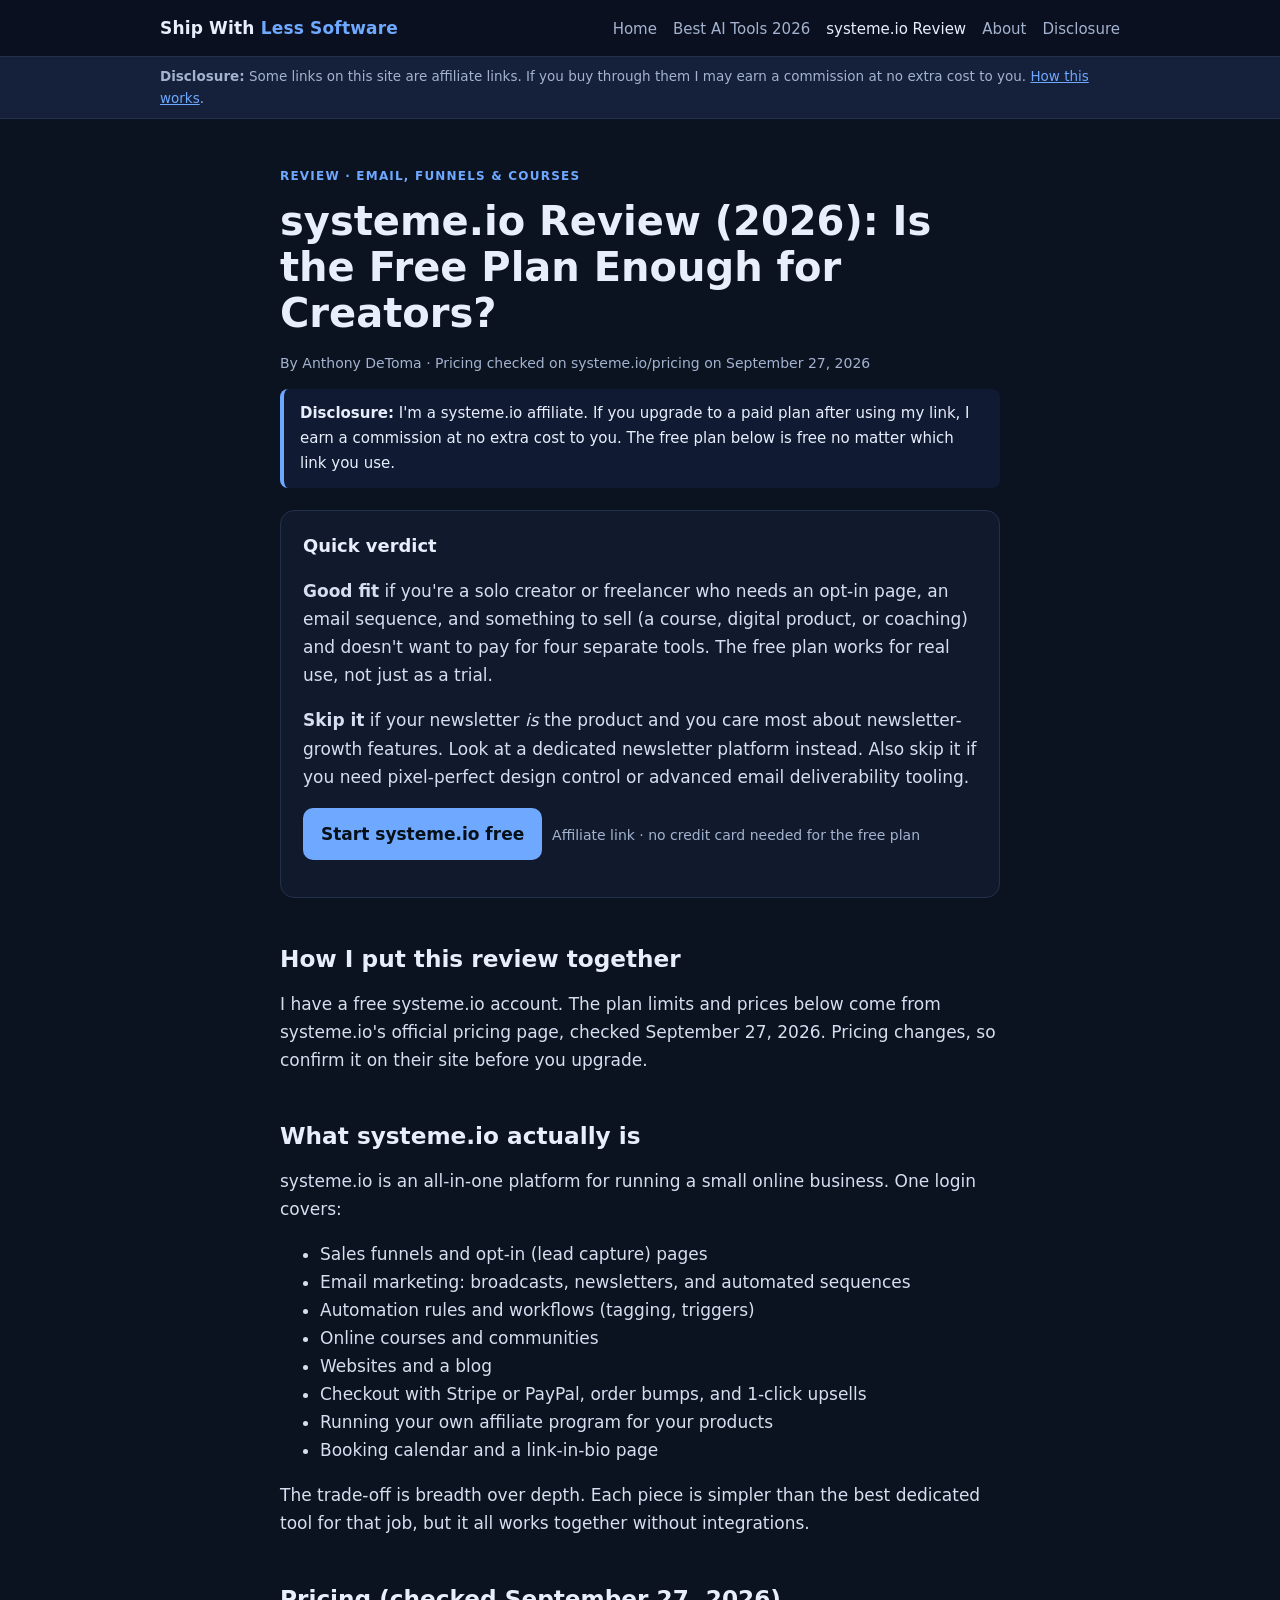
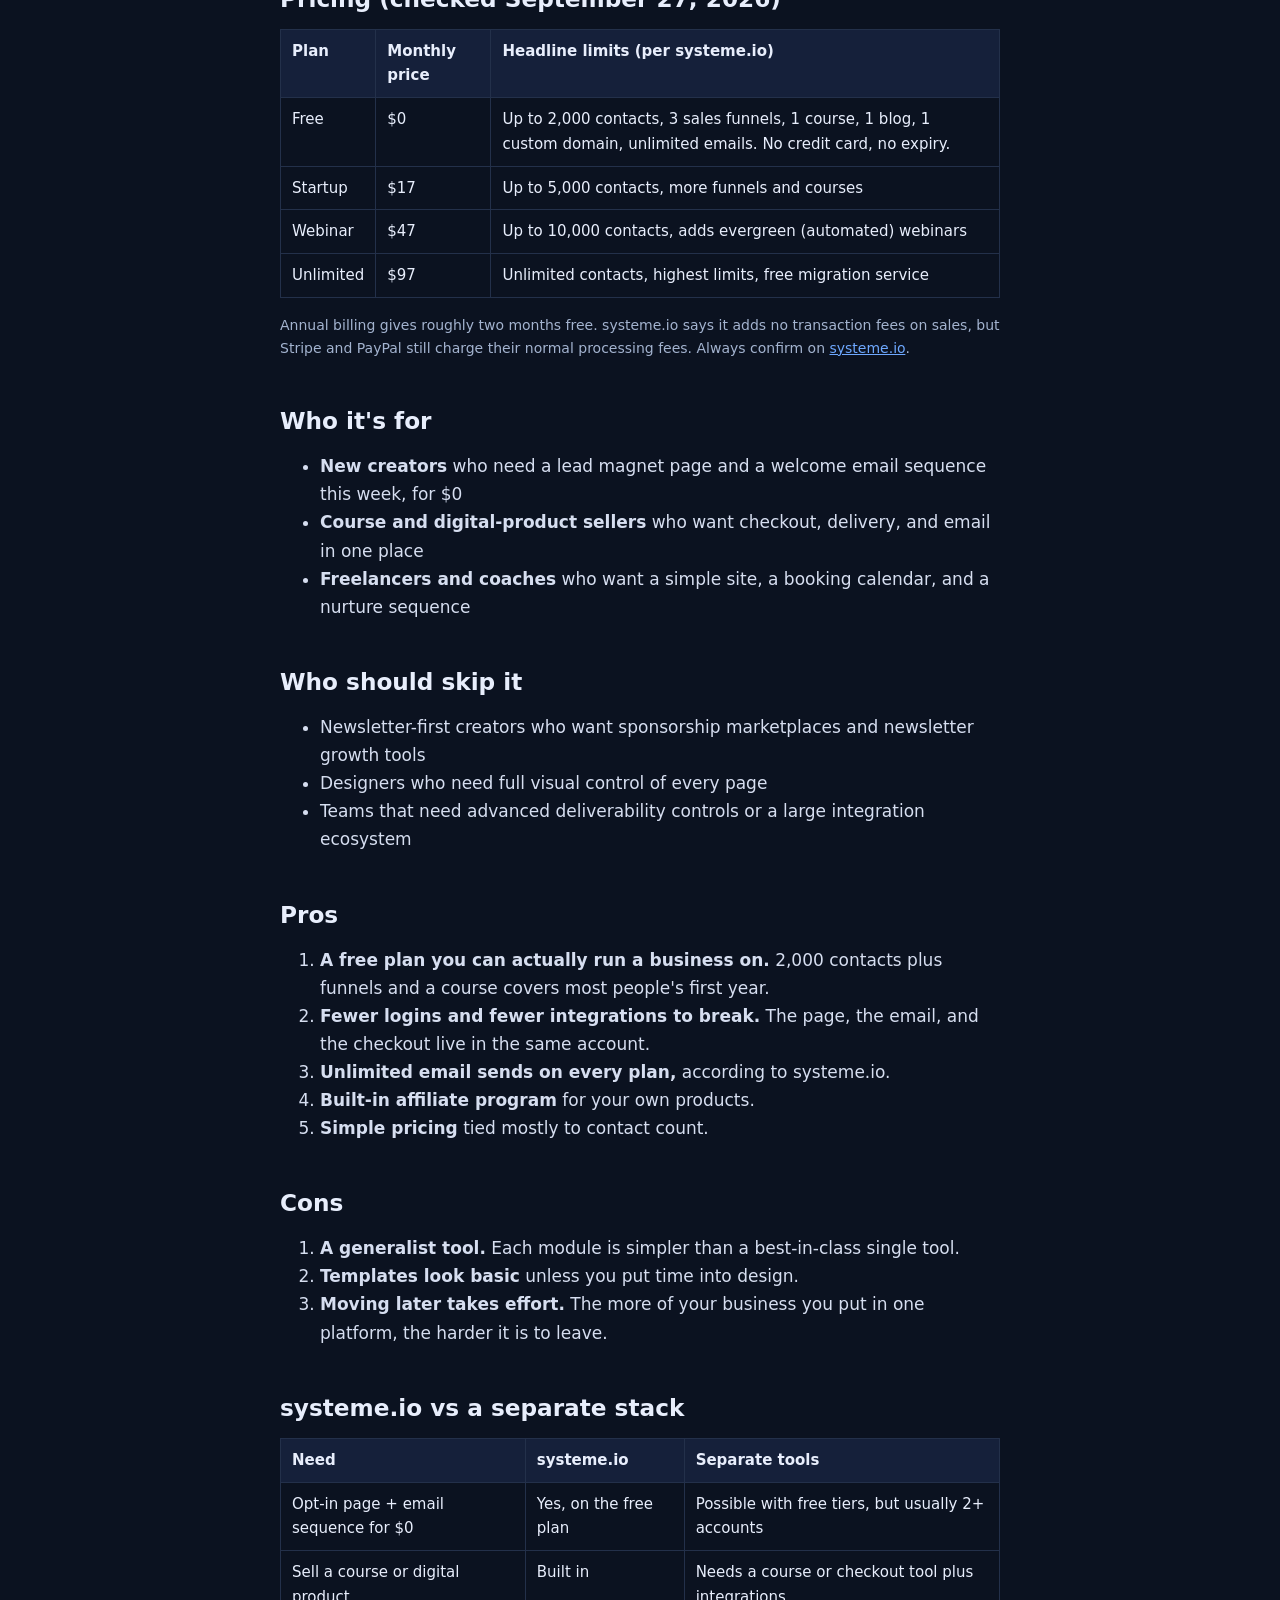
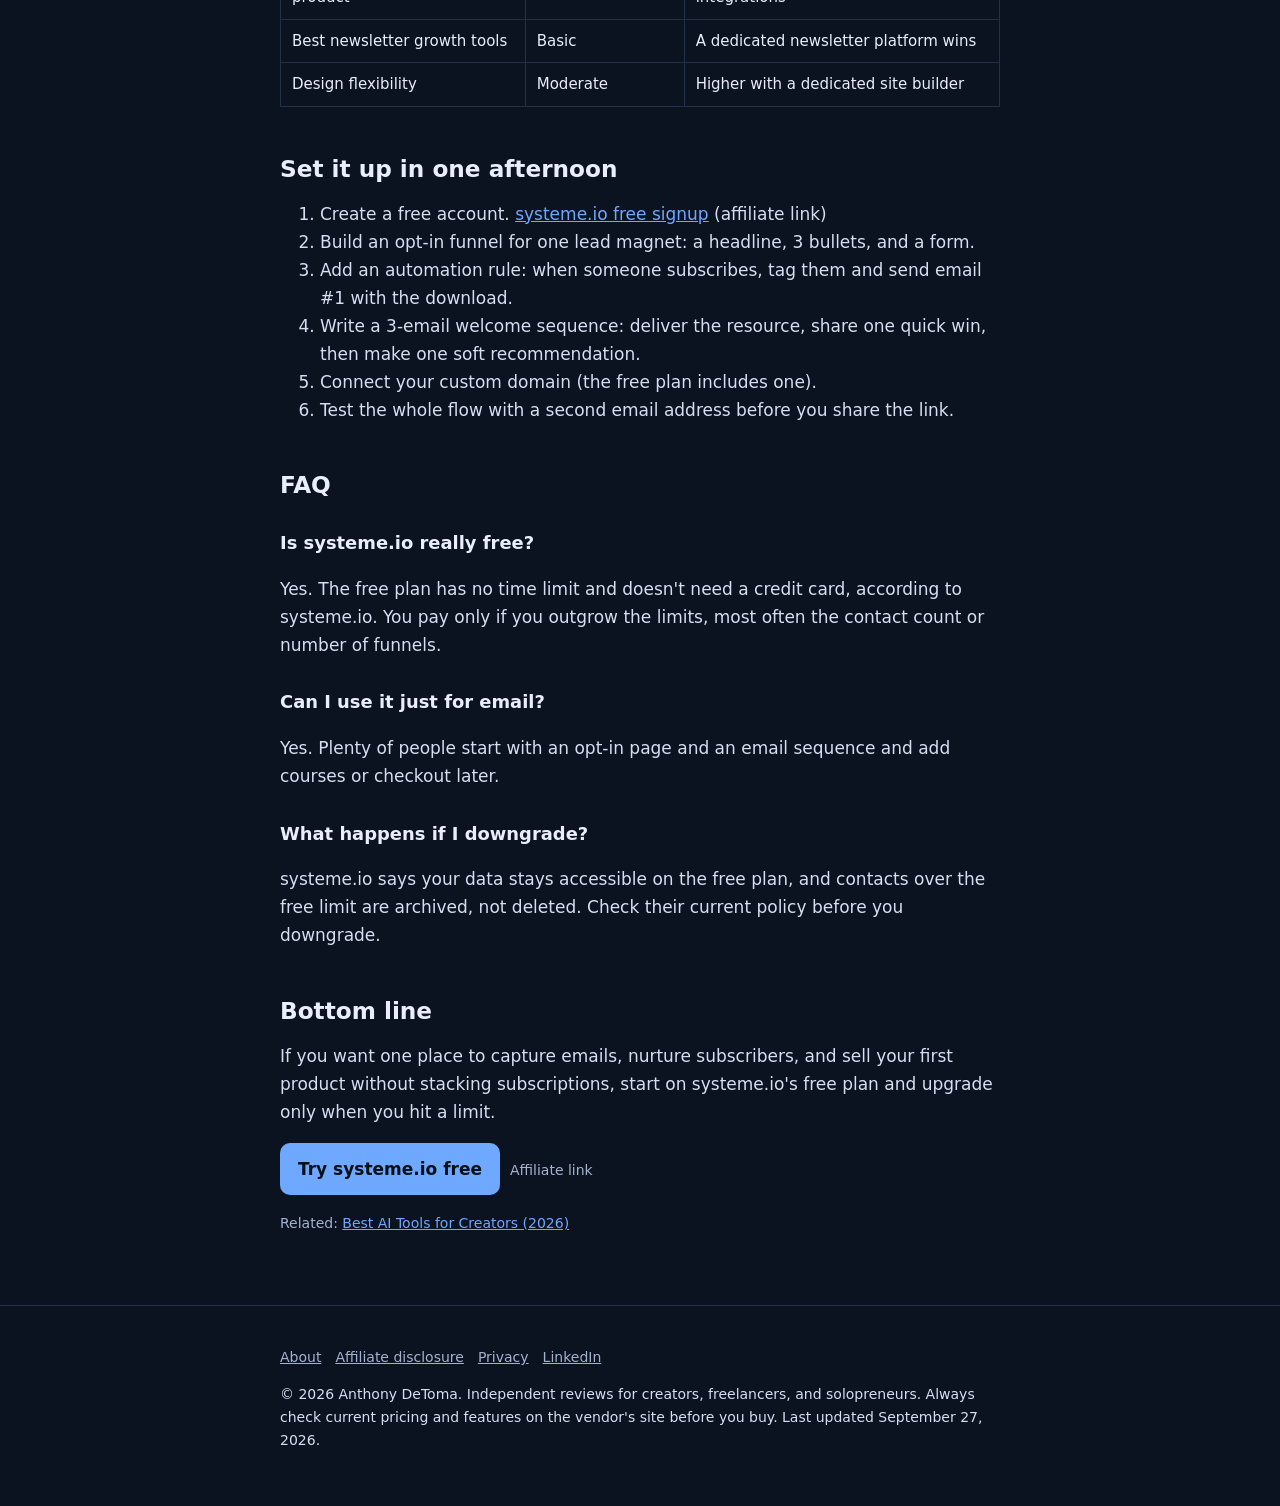
<file: systeme-io-review.html>
<!DOCTYPE html>
<html lang="en">
<head>
<meta charset="utf-8">
<meta name="viewport" content="width=device-width, initial-scale=1">
<title>systeme.io Review (2026): Is the Free Plan Enough? · Anthony DeToma</title>
<meta name="description" content="systeme.io review for creators and freelancers: free plan limits, pricing checked Sep 2026, who should skip it, and a one-afternoon setup plan.">
<meta name="author" content="Anthony DeToma">
<link rel="canonical" href="https://0utshining.github.io/ship-with-less-software/systeme-io-review.html">
<meta property="og:type" content="article">
<meta property="og:site_name" content="Ship With Less Software">
<meta property="og:title" content="systeme.io Review (2026): Is the Free Plan Enough? · Anthony DeToma">
<meta property="og:description" content="systeme.io review for creators and freelancers: free plan limits, pricing checked Sep 2026, who should skip it, and a one-afternoon setup plan.">
<meta property="og:url" content="https://0utshining.github.io/ship-with-less-software/systeme-io-review.html">
<meta name="twitter:card" content="summary">
<link rel="stylesheet" href="styles.css">
</head>
<body>
<header class="site"><div class="wrap">
<a class="brand" href="index.html">Ship With <span>Less Software</span></a>
<nav aria-label="Main"><a href="index.html">Home</a><a href="best-ai-tools-for-creators-2026.html">Best AI Tools 2026</a><a href="systeme-io-review.html" aria-current=page>systeme.io Review</a><a href="about.html">About</a><a href="disclosure.html">Disclosure</a></nav>
</div></header>
<div class="disclosure-bar"><div class="wrap"><strong>Disclosure:</strong> Some links on this site are affiliate links. If you buy through them I may earn a commission at no extra cost to you. <a href="disclosure.html">How this works</a>.</div></div>
<main><div class="wrap">

<p class="eyebrow">Review · Email, funnels &amp; courses</p>
<h1>systeme.io Review (2026): Is the Free Plan Enough for Creators?</h1>
<p class="meta">By Anthony DeToma · Pricing checked on systeme.io/pricing on September 27, 2026</p>
<div class="ftc"><strong>Disclosure:</strong> I'm a systeme.io affiliate. If you upgrade to a paid plan after using my link, I earn a commission at no extra cost to you. The free plan below is free no matter which link you use.</div>

<div class="card">
<h3>Quick verdict</h3>
<p><strong>Good fit</strong> if you're a solo creator or freelancer who needs an opt-in page, an email sequence, and something to sell (a course, digital product, or coaching) and doesn't want to pay for four separate tools. The free plan works for real use, not just as a trial.</p>
<p><strong>Skip it</strong> if your newsletter <em>is</em> the product and you care most about newsletter-growth features. Look at a dedicated newsletter platform instead. Also skip it if you need pixel-perfect design control or advanced email deliverability tooling.</p>
<p><a class="btn" href="https://systeme.io/?sa=sa0281756685a55e7bb7e1e2d2239a488a47685a53" rel="sponsored nofollow noopener" target="_blank">Start systeme.io free</a> <span class="meta">&nbsp;Affiliate link · no credit card needed for the free plan</span></p>
</div>

<h2>How I put this review together</h2>
<p>I have a free systeme.io account. The plan limits and prices below come from systeme.io's official pricing page, checked September 27, 2026. Pricing changes, so confirm it on their site before you upgrade.</p>
<!-- TODO(Anthony): before publishing publicly, add 2-3 screenshots from YOUR account (opt-in funnel editor, email automation rule, course area) and one sentence on how long your own setup took. That's the hands-on proof affiliate managers and Google both look for. -->

<h2>What systeme.io actually is</h2>
<p>systeme.io is an all-in-one platform for running a small online business. One login covers:</p>
<ul>
  <li>Sales funnels and opt-in (lead capture) pages</li>
  <li>Email marketing: broadcasts, newsletters, and automated sequences</li>
  <li>Automation rules and workflows (tagging, triggers)</li>
  <li>Online courses and communities</li>
  <li>Websites and a blog</li>
  <li>Checkout with Stripe or PayPal, order bumps, and 1-click upsells</li>
  <li>Running your own affiliate program for your products</li>
  <li>Booking calendar and a link-in-bio page</li>
</ul>
<p>The trade-off is breadth over depth. Each piece is simpler than the best dedicated tool for that job, but it all works together without integrations.</p>

<h2>Pricing (checked September 27, 2026)</h2>
<table>
<tr><th>Plan</th><th>Monthly price</th><th>Headline limits (per systeme.io)</th></tr>
<tr><td>Free</td><td>$0</td><td>Up to 2,000 contacts, 3 sales funnels, 1 course, 1 blog, 1 custom domain, unlimited emails. No credit card, no expiry.</td></tr>
<tr><td>Startup</td><td>$17</td><td>Up to 5,000 contacts, more funnels and courses</td></tr>
<tr><td>Webinar</td><td>$47</td><td>Up to 10,000 contacts, adds evergreen (automated) webinars</td></tr>
<tr><td>Unlimited</td><td>$97</td><td>Unlimited contacts, highest limits, free migration service</td></tr>
</table>
<p class="meta">Annual billing gives roughly two months free. systeme.io says it adds no transaction fees on sales, but Stripe and PayPal still charge their normal processing fees. Always confirm on <a href="https://systeme.io/?sa=sa0281756685a55e7bb7e1e2d2239a488a47685a53" rel="sponsored nofollow noopener" target="_blank">systeme.io</a>.</p>

<h2>Who it's for</h2>
<ul>
  <li><strong>New creators</strong> who need a lead magnet page and a welcome email sequence this week, for $0</li>
  <li><strong>Course and digital-product sellers</strong> who want checkout, delivery, and email in one place</li>
  <li><strong>Freelancers and coaches</strong> who want a simple site, a booking calendar, and a nurture sequence</li>
</ul>

<h2>Who should skip it</h2>
<ul>
  <li>Newsletter-first creators who want sponsorship marketplaces and newsletter growth tools</li>
  <li>Designers who need full visual control of every page</li>
  <li>Teams that need advanced deliverability controls or a large integration ecosystem</li>
</ul>

<h2>Pros</h2>
<ol>
  <li><strong>A free plan you can actually run a business on.</strong> 2,000 contacts plus funnels and a course covers most people's first year.</li>
  <li><strong>Fewer logins and fewer integrations to break.</strong> The page, the email, and the checkout live in the same account.</li>
  <li><strong>Unlimited email sends on every plan,</strong> according to systeme.io.</li>
  <li><strong>Built-in affiliate program</strong> for your own products.</li>
  <li><strong>Simple pricing</strong> tied mostly to contact count.</li>
</ol>

<h2>Cons</h2>
<ol>
  <li><strong>A generalist tool.</strong> Each module is simpler than a best-in-class single tool.</li>
  <li><strong>Templates look basic</strong> unless you put time into design.</li>
  <li><strong>Moving later takes effort.</strong> The more of your business you put in one platform, the harder it is to leave.</li>
</ol>

<h2>systeme.io vs a separate stack</h2>
<table>
<tr><th>Need</th><th>systeme.io</th><th>Separate tools</th></tr>
<tr><td>Opt-in page + email sequence for $0</td><td>Yes, on the free plan</td><td>Possible with free tiers, but usually 2+ accounts</td></tr>
<tr><td>Sell a course or digital product</td><td>Built in</td><td>Needs a course or checkout tool plus integrations</td></tr>
<tr><td>Best newsletter growth tools</td><td>Basic</td><td>A dedicated newsletter platform wins</td></tr>
<tr><td>Design flexibility</td><td>Moderate</td><td>Higher with a dedicated site builder</td></tr>
</table>

<h2>Set it up in one afternoon</h2>
<ol>
  <li>Create a free account. <a class="" href="https://systeme.io/?sa=sa0281756685a55e7bb7e1e2d2239a488a47685a53" rel="sponsored nofollow noopener" target="_blank">systeme.io free signup</a> (affiliate link)</li>
  <li>Build an opt-in funnel for one lead magnet: a headline, 3 bullets, and a form.</li>
  <li>Add an automation rule: when someone subscribes, tag them and send email #1 with the download.</li>
  <li>Write a 3-email welcome sequence: deliver the resource, share one quick win, then make one soft recommendation.</li>
  <li>Connect your custom domain (the free plan includes one).</li>
  <li>Test the whole flow with a second email address before you share the link.</li>
</ol>

<h2>FAQ</h2>
<h3>Is systeme.io really free?</h3>
<p>Yes. The free plan has no time limit and doesn't need a credit card, according to systeme.io. You pay only if you outgrow the limits, most often the contact count or number of funnels.</p>
<h3>Can I use it just for email?</h3>
<p>Yes. Plenty of people start with an opt-in page and an email sequence and add courses or checkout later.</p>
<h3>What happens if I downgrade?</h3>
<p>systeme.io says your data stays accessible on the free plan, and contacts over the free limit are archived, not deleted. Check their current policy before you downgrade.</p>

<h2>Bottom line</h2>
<p>If you want one place to capture emails, nurture subscribers, and sell your first product without stacking subscriptions, start on systeme.io's free plan and upgrade only when you hit a limit.</p>
<p><a class="btn" href="https://systeme.io/?sa=sa0281756685a55e7bb7e1e2d2239a488a47685a53" rel="sponsored nofollow noopener" target="_blank">Try systeme.io free</a> <span class="meta">&nbsp;Affiliate link</span></p>
<p class="meta">Related: <a href="best-ai-tools-for-creators-2026.html">Best AI Tools for Creators (2026)</a></p>

</div></main>
<footer class="site"><div class="wrap">
<p><a href="about.html">About</a><a href="disclosure.html">Affiliate disclosure</a><a href="privacy.html">Privacy</a><a href="https://www.linkedin.com/in/anthony-detoma-603738338/" rel="noopener" target="_blank">LinkedIn</a></p>
<p>© 2026 Anthony DeToma. Independent reviews for creators, freelancers, and solopreneurs. Always check current pricing and features on the vendor's site before you buy. Last updated September 27, 2026.</p>
</div></footer>
</body>
</html>
</file>
<file: styles.css>
/* Anthony DeToma — Ship With Less Software. Single stylesheet, no external fonts/JS. */
:root{--bg:#0b1220;--panel:#111a2c;--text:#e8eefc;--muted:#a3b3cf;--accent:#6ea8ff;--accent2:#8be3c1;--line:#23304a;--warn:#ffd479;--max:760px}
*{box-sizing:border-box}
html{-webkit-text-size-adjust:100%}
body{margin:0;font:17px/1.65 ui-sans-serif,system-ui,-apple-system,"Segoe UI",Roboto,Helvetica,Arial,sans-serif;background:var(--bg);color:var(--text)}
a{color:var(--accent)}a:hover{color:var(--accent2)}
.wrap{max-width:var(--max);margin:0 auto;padding:0 20px}
header.site{border-bottom:1px solid var(--line);background:#0a1020}
header.site .wrap{display:flex;flex-wrap:wrap;align-items:center;justify-content:space-between;gap:10px;padding-top:14px;padding-bottom:14px;max-width:1000px}
.brand{font-weight:800;color:var(--text);text-decoration:none;letter-spacing:.01em}
.brand span{color:var(--accent)}
nav a{color:var(--muted);text-decoration:none;margin-left:16px;font-size:15px}
nav a:hover,nav a[aria-current=page]{color:var(--text)}
.disclosure-bar{background:#15203a;border-bottom:1px solid var(--line);font-size:13.5px;color:var(--muted)}
.disclosure-bar .wrap{padding-top:8px;padding-bottom:8px;max-width:1000px}
main{padding:36px 0 56px}
h1{font-size:clamp(1.8rem,5vw,2.5rem);line-height:1.15;margin:.2em 0 .4em}
h2{font-size:1.45rem;margin:2em 0 .5em;line-height:1.25}
h3{font-size:1.12rem;margin:1.6em 0 .4em}
p,li{color:#d6def0}
.lede{font-size:1.15rem;color:var(--muted)}
.eyebrow{font-size:12px;letter-spacing:.1em;text-transform:uppercase;color:var(--accent);font-weight:700}
.card{background:var(--panel);border:1px solid var(--line);border-radius:14px;padding:20px 22px;margin:22px 0}
.grid{display:grid;grid-template-columns:repeat(auto-fit,minmax(220px,1fr));gap:14px}
.grid .card{margin:0}
.card h3{margin-top:0}
.btn{display:inline-block;background:var(--accent);color:#061018;font-weight:800;text-decoration:none;padding:12px 18px;border-radius:10px;min-height:44px}
.btn:hover{background:var(--accent2);color:#061018}
.btn.ghost{background:transparent;color:var(--accent);border:1px solid var(--accent)}
.note{border-left:4px solid var(--warn);background:#1b1a12;padding:12px 16px;border-radius:8px;color:#efe6c8;font-size:15px}
.ftc{border-left:4px solid var(--accent);background:#101b33;padding:12px 16px;border-radius:8px;font-size:15px}
table{width:100%;border-collapse:collapse;margin:16px 0;font-size:15px;display:block;overflow-x:auto}
th,td{border:1px solid var(--line);padding:9px 11px;text-align:left;vertical-align:top}
th{background:#15203a}
.meta{font-size:14px;color:var(--muted)}
footer.site{border-top:1px solid var(--line);padding:26px 0 40px;font-size:14px;color:var(--muted)}
footer.site a{color:var(--muted);margin-right:14px}
@media (max-width:560px){nav a{margin-left:0;margin-right:14px}body{font-size:16px}}
</file>
